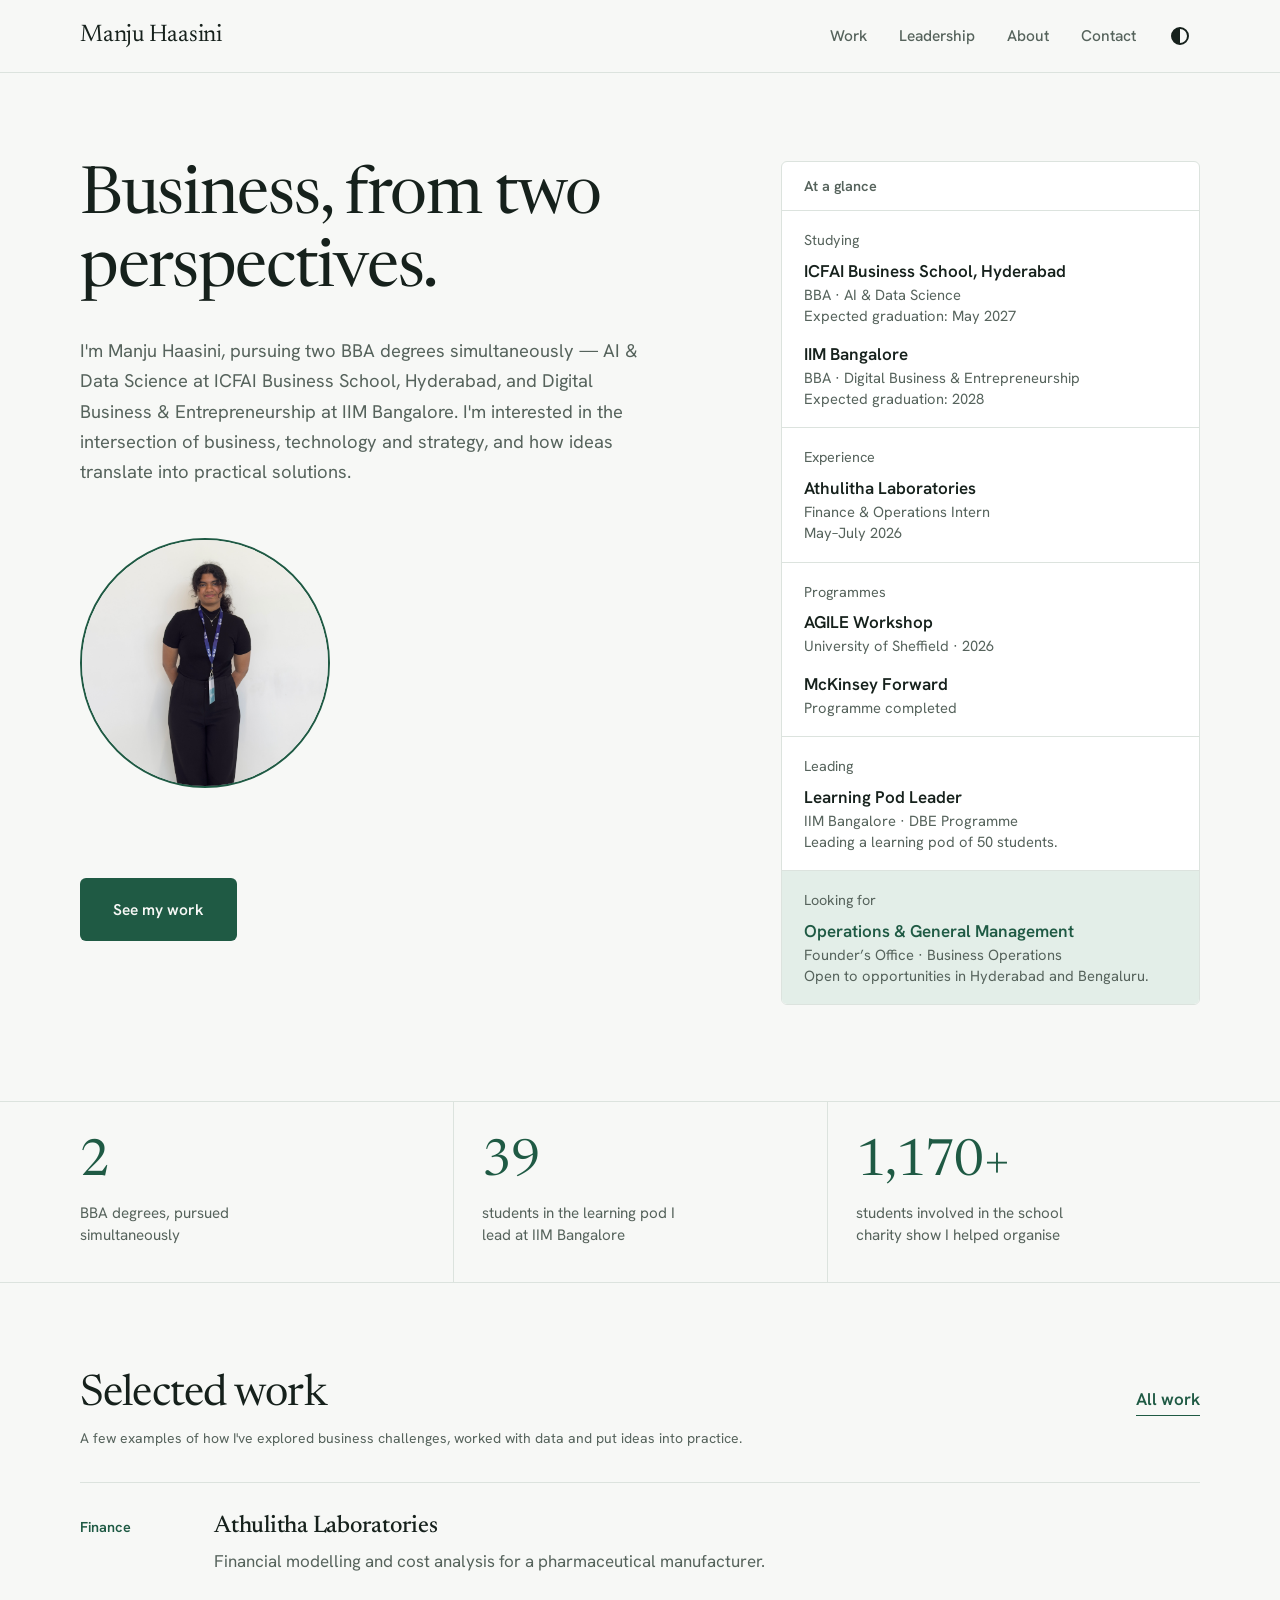
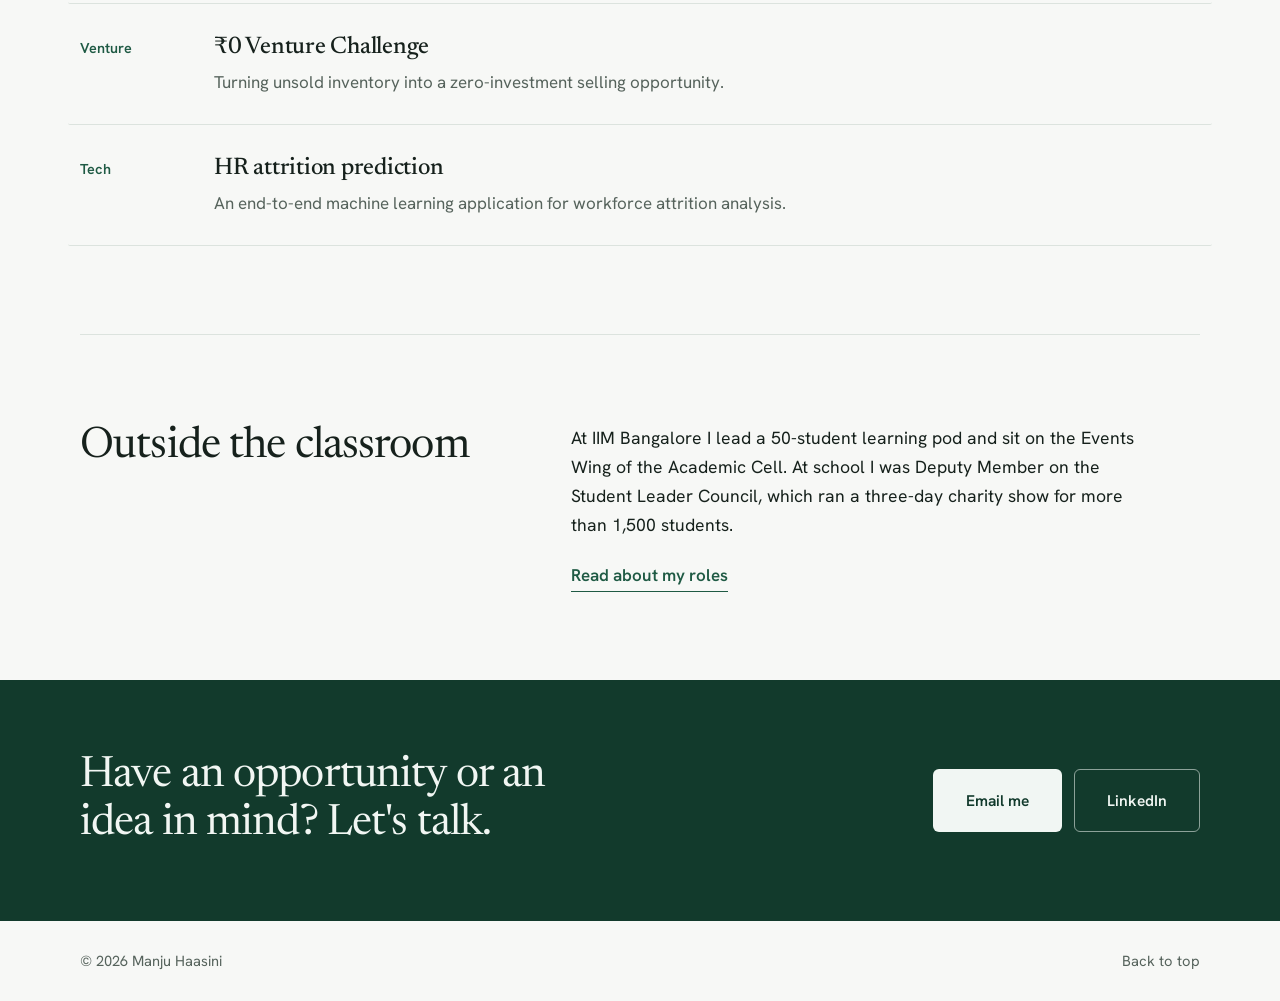
<file: PORTFOLIO/index.html>
<!DOCTYPE html>
<html lang="en">

<head>
    <meta charset="UTF-8">
    <meta name="viewport" content="width=device-width, initial-scale=1.0">
    <meta name="google-site-verification" content="3ju105Viejc3hTyAzmq79ZrkmORVGYWpkjecvSyyH-4" />
    <title>Manju Haasini | Business student looking for operations and general management roles</title>
    <meta name="description" content="Manju Haasini studies two business degrees at once (ICFAI Business School and IIM Bangalore) and is looking for operations and general management roles after graduating.">
    <meta name="author" content="Manju Haasini">
    <meta name="theme-color" content="#f7f8f6">

    <!-- Apply saved theme before paint to avoid a flash -->
    <script>
        try {
            var t = localStorage.getItem("theme");
            if (t) document.documentElement.setAttribute("data-theme", t);
        } catch (e) {}
    </script>

    <link rel="preconnect" href="https://fonts.googleapis.com">
    <link rel="preconnect" href="https://fonts.gstatic.com" crossorigin>
    <link href="https://fonts.googleapis.com/css2?family=Hanken+Grotesk:wght@400;500;600&family=Newsreader:ital,opsz,wght@0,6..72,400;0,6..72,500;1,6..72,400&display=swap" rel="stylesheet">

    <link rel="stylesheet" href="css/style.css">
    <script src="js/main.js" defer></script>
</head>

<body>

    <a href="#main" class="skip-link">Skip to content</a>

    <!-- HEADER -->
    <header class="site-header">
        <div class="wrap header-inner">

            <a href="index.html" class="logo">Manju Haasini</a>

            <nav class="site-nav" id="site-nav" aria-label="Main">
                <a href="work.html">Work</a>
                <a href="leadership.html">Leadership</a>
                <a href="about.html">About</a>
                <a href="contact.html">Contact</a>
            </nav>

            <div class="header-actions">
                <button class="theme-toggle" id="theme-toggle" type="button" aria-label="Switch to dark mode">
                    <span class="theme-icon" aria-hidden="true"></span>
                </button>

                <button class="menu-toggle" id="menu-toggle" type="button"
                    aria-label="Open menu" aria-expanded="false" aria-controls="site-nav">
                    <span></span><span></span>
                </button>
            </div>

        </div>
    </header>


    <main id="main">

        <!-- HERO -->
        <section class="hero wrap">

            <div class="hero-copy">

                <h1>Business, from
two perspectives.</h1>

                <p class="lede">
                    I'm Manju Haasini, pursuing two BBA degrees simultaneously — AI & Data Science at ICFAI Business School, Hyderabad, and Digital Business & Entrepreneurship at IIM Bangalore. I'm interested in the intersection of business, technology and strategy, and how ideas translate into practical solutions.
                </p>
<div class="hero-portrait">
    <img
        src="assets/images/haasini-portrait.jpeg"
        alt="Manju Haasini"
        class="portrait-image"
    >
</div>
                <div class="button-row">
                    <a href="work.html" class="btn btn-primary">See my work</a>
                </div>

            </div>


            <!-- TERM SHEET: the one memorable element on the page -->
            <aside class="termsheet" aria-label="At a glance">

                <h2 class="termsheet-title">At a glance</h2>

                <dl>
    <div class="ts-row">
        <dt>Studying</dt>
        <dd>
            <strong>ICFAI Business School, Hyderabad</strong>
            <span>BBA · AI &amp; Data Science</span>
            <span>Expected graduation: May 2027</span>
        </dd>
        <dd>
            <strong>IIM Bangalore</strong>
            <span>BBA · Digital Business &amp; Entrepreneurship</span>
            <span>Expected graduation: 2028</span>
        </dd>
    </div>

    <div class="ts-row">
        <dt>Experience</dt>
        <dd>
            <strong>Athulitha Laboratories</strong>
            <span>Finance &amp; Operations Intern</span>
            <span>May–July 2026</span>
        </dd>
    </div>

    <div class="ts-row">
        <dt>Programmes</dt>
        <dd>
            <strong>AGILE Workshop</strong>
            <span>University of Sheffield · 2026</span>
        </dd>
        <dd>
            <strong>McKinsey Forward</strong>
            <span>Programme completed</span>
        </dd>
    </div>

    <div class="ts-row">
        <dt>Leading</dt>
        <dd>
            <strong>Learning Pod Leader</strong>
            <span>IIM Bangalore · DBE Programme</span>
            <span>Leading a learning pod of 50 students.</span>
        </dd>
    </div>

    <div class="ts-row ts-open">
        <dt>Looking for</dt>
        <dd>
            <strong>Operations &amp; General Management</strong>
            <span>Founder’s Office · Business Operations</span>
            <span>Open to opportunities in Hyderabad and Bengaluru.</span>
        </dd>
    </div>
</dl>

            </aside>

        </section>


        <!-- NUMBERS -->
<section class="figures" aria-label="In numbers">
    <div class="wrap figures-grid">

        <div class="figure">
            <strong data-count="2">2</strong>
            <span>BBA degrees, pursued simultaneously</span>
        </div>

        <div class="figure">
            <strong data-count="50">50</strong>
            <span>students in the learning pod I lead at IIM Bangalore</span>
        </div>

        <div class="figure">
            <strong data-count="1500" data-suffix="+">1,500+</strong>
            <span>students involved in the school charity show I helped organise</span>
        </div>

    </div>
</section>


        <!-- SELECTED WORK -->
        <section class="section wrap" id="selected-work">

            <div class="section-head">
                <div>
                <h2>Selected work</h2>
                  
        <p class="section-subtitle">
            A few examples of how I've explored business challenges, worked with data and put ideas into practice.
        </p>
    </div>
                <a href="work.html" class="text-link">All work</a>
            </div>

            <ul class="work-list">

                <li>
                    <a href="work.html#athulitha" class="work-row">
                        <span class="work-kind">Finance</span>
                        <span class="work-body">
                            <strong>Athulitha Laboratories</strong>
                            <span>Financial modelling and cost analysis for a pharmaceutical manufacturer.</span>
                        </span>
                    </a>
                </li>

                <li>
                    <a href="work.html#grow-at-home-cup" class="work-row">
                        <span class="work-kind">Venture</span>
                        <span class="work-body">
                            <strong>₹0 Venture Challenge</strong>
                            <span>Turning unsold inventory into a zero-investment selling opportunity.</span>
                        </span>
                    </a>
                </li>

                <li>
                    <a href="work.html#hr-attrition" class="work-row">
                        <span class="work-kind">Tech</span>
                        <span class="work-body">
                            <strong>HR attrition prediction</strong>
                            <span>An end-to-end machine learning application for workforce attrition analysis.</span>
                        </span>
                    </a>
                </li>

            </ul>

        </section>


        <!-- LEADERSHIP -->
        <section class="section wrap split" id="leadership-note">

            <h2>Outside the classroom</h2>

            <div class="split-body">
                <p>
                    At IIM Bangalore I lead a 50-student learning pod and sit on the
                    Events Wing of the Academic Cell. At school I was Deputy Member
                    on the Student Leader Council, which ran a three-day
                    charity show for more than 1,500 students.
                </p>
                <a href="leadership.html" class="text-link">Read about my roles</a>
            </div>

        </section>


        <!-- CONTACT BAND -->
        <section class="contact-band">
            <div class="wrap contact-band-inner">

                <h2>Have an opportunity or an idea in mind? Let's talk.</h2>

                <div class="button-row">
                    <a href="mailto:manjuhaasini6689@gmail.com" class="btn btn-light">Email me</a>
                    <a href="https://www.linkedin.com/in/manjuhaasini" class="btn btn-outline-light"
                        target="_blank" rel="noopener noreferrer">LinkedIn</a>
                </div>

            </div>
        </section>

    </main>


    <!-- FOOTER -->
    <footer class="site-footer">
        <div class="wrap footer-inner">
            <p>© 2026 Manju Haasini</p>
            <a href="#main" class="back-to-top">Back to top</a>
        </div>
    </footer>

</body>
</html>
</file>
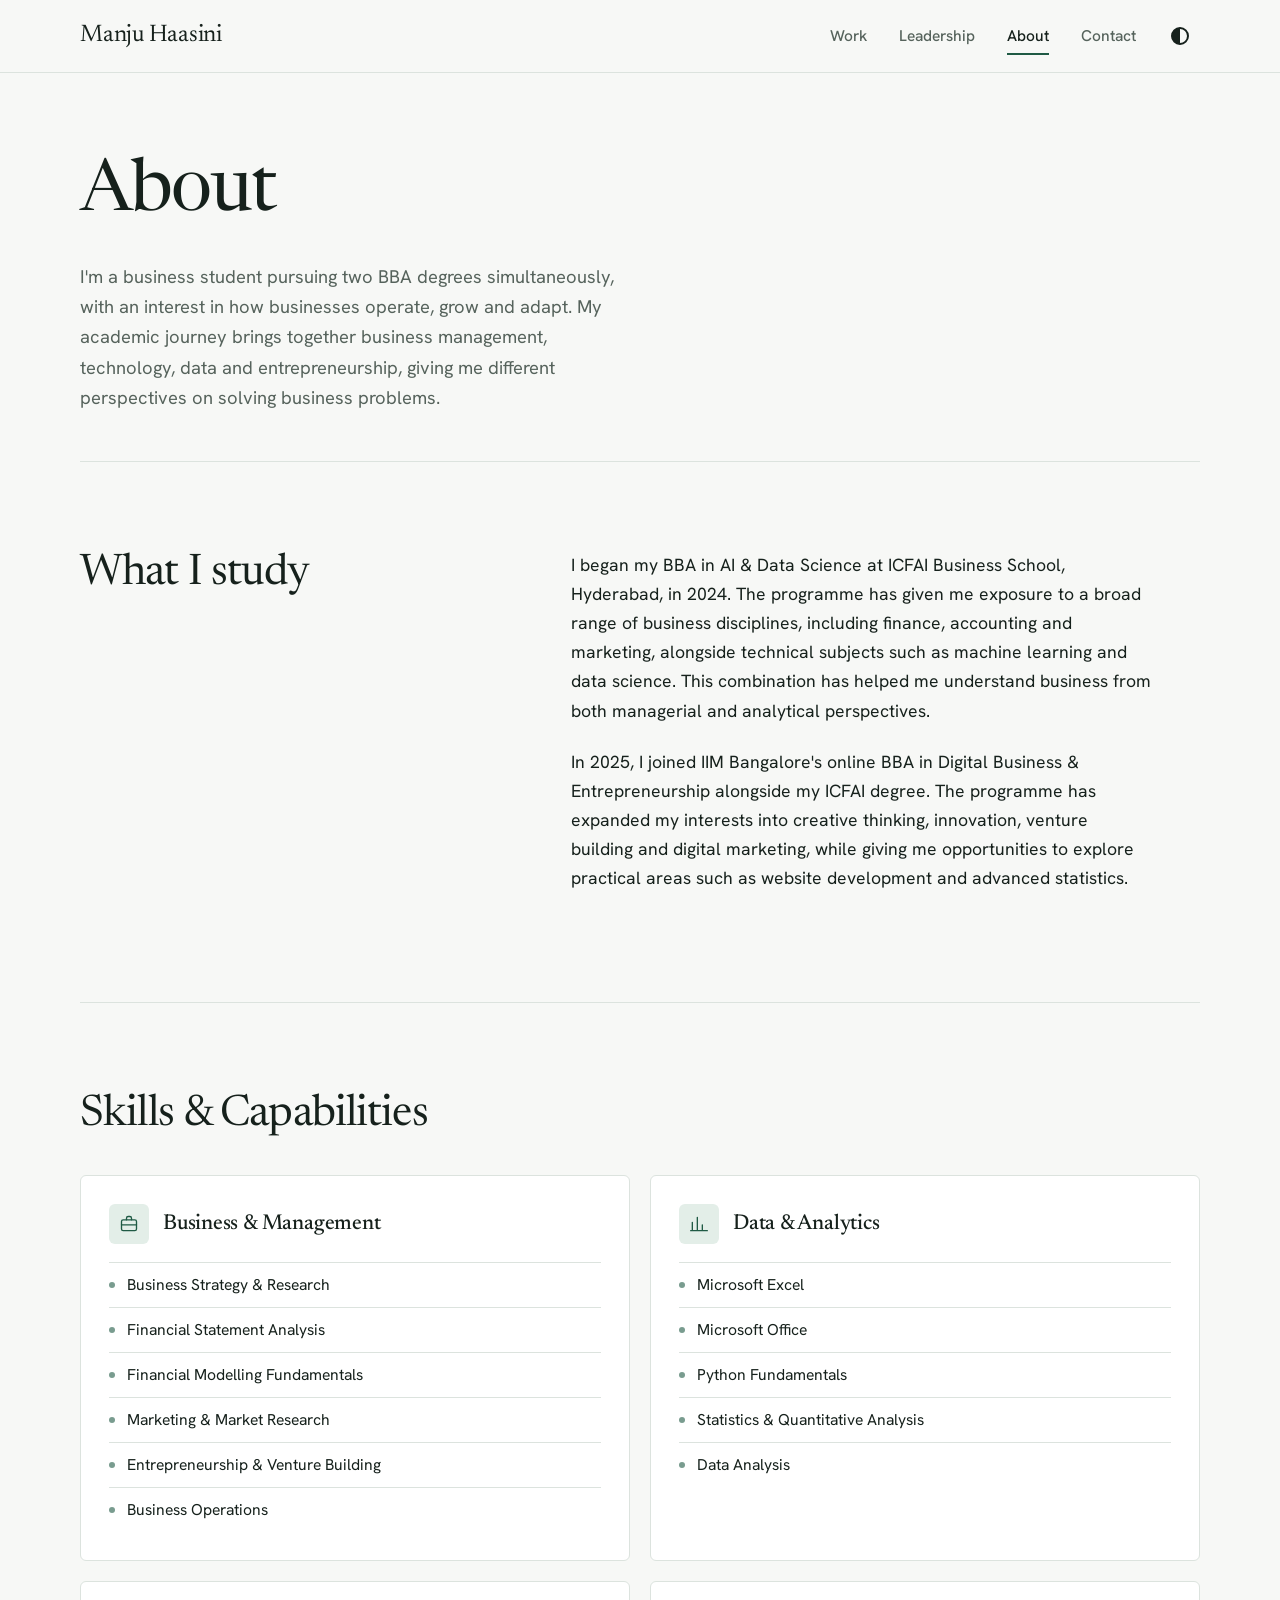
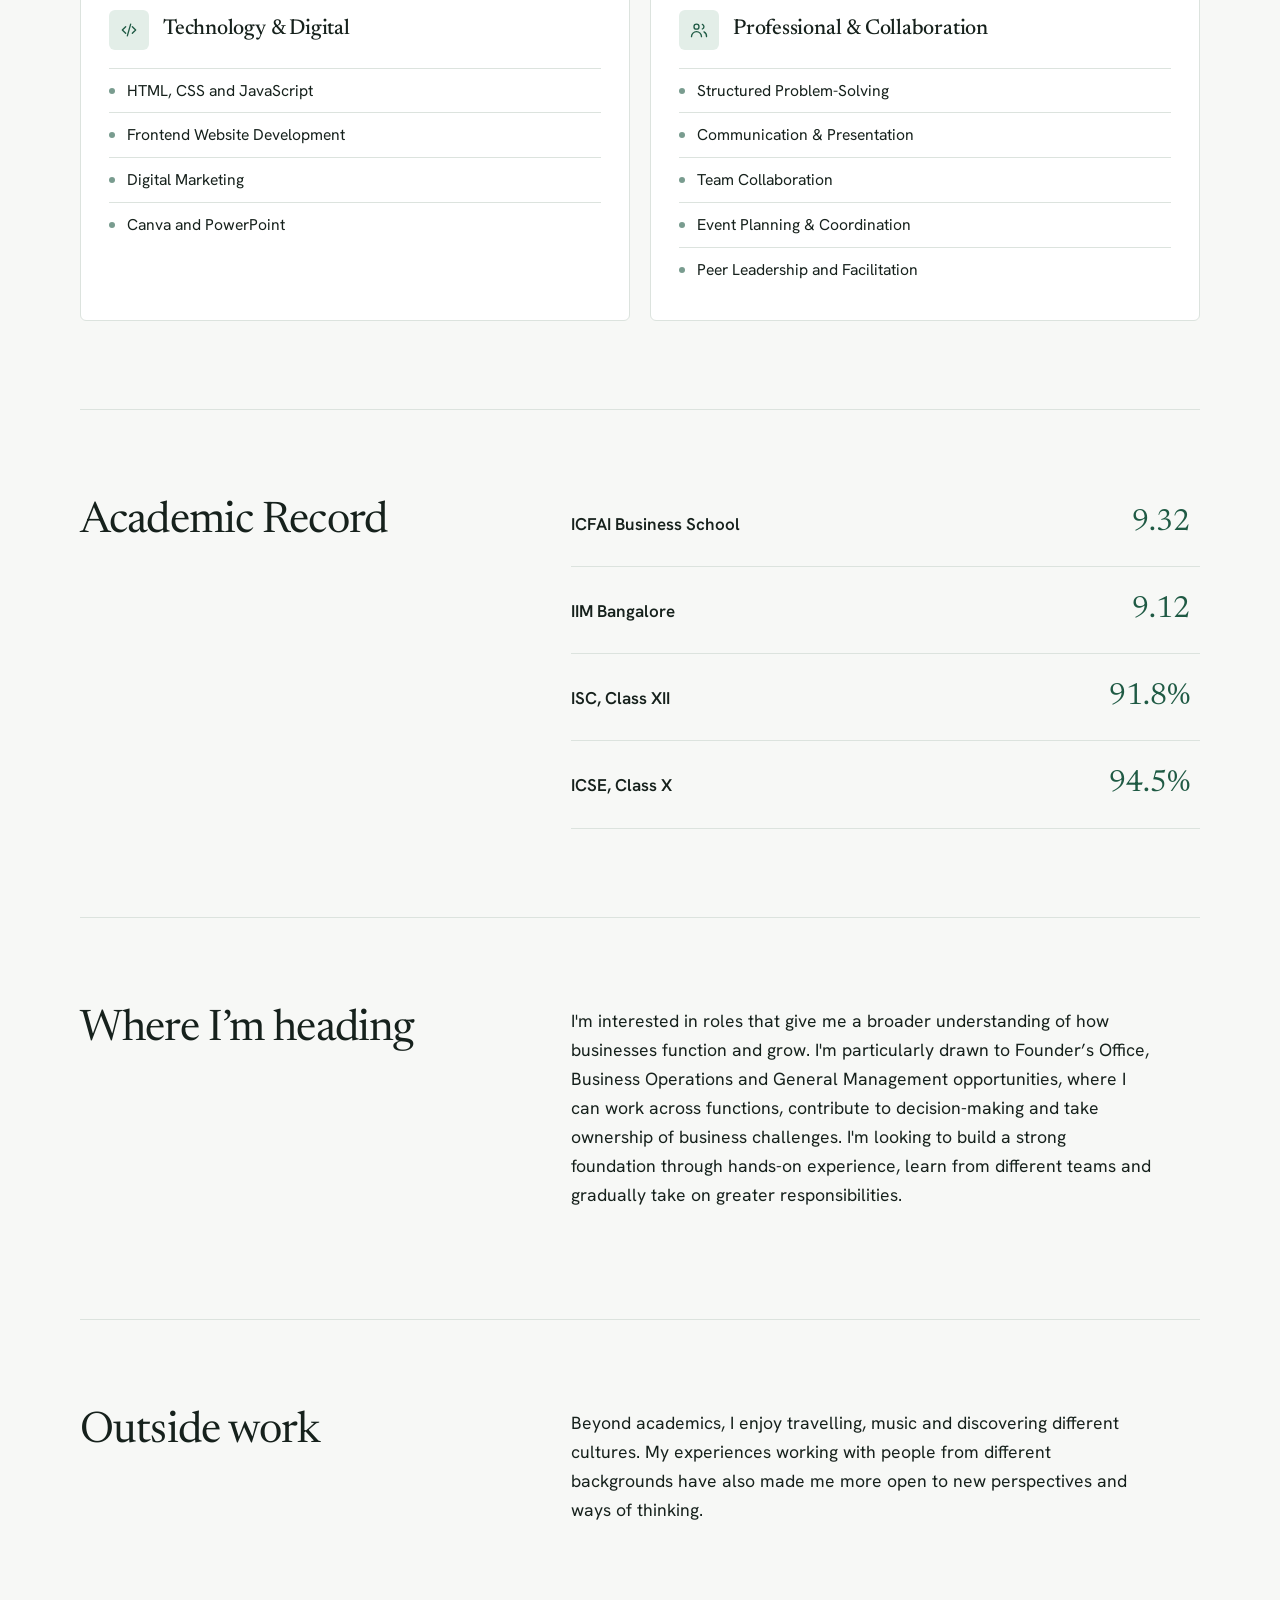
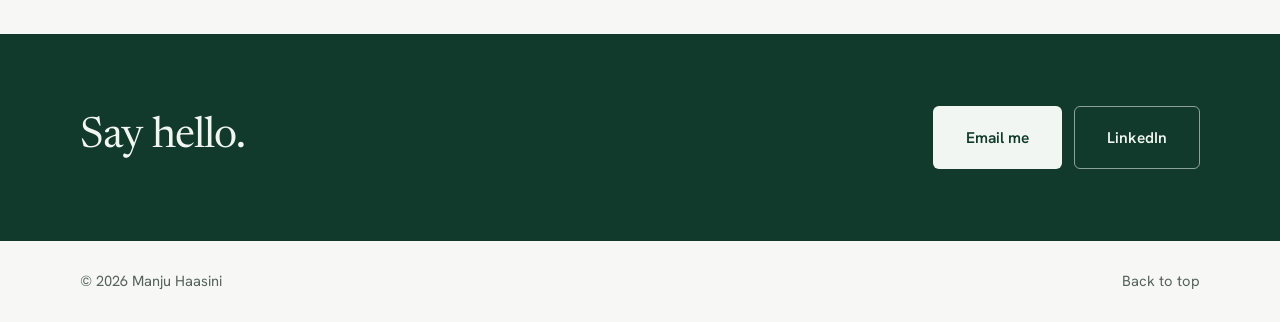
<file: PORTFOLIO/about.html>
<!DOCTYPE html>
<html lang="en">

<head>
    <meta charset="UTF-8">
    <meta name="viewport" content="width=device-width, initial-scale=1.0">

    <title>About | Manju Haasini</title>
    <meta name="description" content="Manju Haasini is a business student in Hyderabad studying at ICFAI Business School and IIM Bangalore, looking for operations and general management roles after graduating.">
    <meta name="author" content="Manju Haasini">
    <meta name="theme-color" content="#f7f8f6">

    <script>
        try {
            var t = localStorage.getItem("theme");
            if (t) document.documentElement.setAttribute("data-theme", t);
        } catch (e) {}
    </script>

    <link rel="preconnect" href="https://fonts.googleapis.com">
    <link rel="preconnect" href="https://fonts.gstatic.com" crossorigin>
    <link href="https://fonts.googleapis.com/css2?family=Hanken+Grotesk:wght@400;500;600&family=Newsreader:ital,opsz,wght@0,6..72,400;0,6..72,500;1,6..72,400&display=swap" rel="stylesheet">

    <link rel="stylesheet" href="css/style.css">
    <script src="js/main.js" defer></script>
</head>

<body>

    <a href="#main" class="skip-link">Skip to content</a>

    <!-- HEADER -->
    <header class="site-header">
        <div class="wrap header-inner">

            <a href="index.html" class="logo">Manju Haasini</a>

            <nav class="site-nav" id="site-nav" aria-label="Main">
                <a href="work.html">Work</a>
                <a href="leadership.html">Leadership</a>
                <a href="about.html">About</a>
                <a href="contact.html">Contact</a>
            </nav>

            <div class="header-actions">
                <button class="theme-toggle" id="theme-toggle" type="button" aria-label="Switch to dark mode">
                    <span class="theme-icon" aria-hidden="true"></span>
                </button>

                <button class="menu-toggle" id="menu-toggle" type="button"
                    aria-label="Open menu" aria-expanded="false" aria-controls="site-nav">
                    <span></span><span></span>
                </button>
            </div>

        </div>
    </header>


    <main id="main">

        <!-- PAGE HEAD -->
        <section class="page-head wrap">
            <h1>About</h1>
            <p class="lede">
                I'm a business student pursuing two BBA degrees simultaneously, with an interest in how businesses operate, grow and adapt. My academic journey brings together business management, technology, data and entrepreneurship, giving me different perspectives on solving business problems.
            </p>
        </section>


        <!-- WHAT I STUDY -->
        <section class="section wrap split" id="study">

            <h2>What I study</h2>

            <div class="split-body">
                <p>
                    I began my BBA in AI & Data Science at ICFAI Business School, Hyderabad, in 2024. The programme has given me exposure to a broad range of business disciplines, including finance, accounting and marketing, alongside technical subjects such as machine learning and data science. This combination has helped me understand business from both managerial and analytical perspectives.
                </p>
                <p>
                    In 2025, I joined IIM Bangalore's online BBA in Digital Business & Entrepreneurship alongside my ICFAI degree. The programme has expanded my interests into creative thinking, innovation, venture building and digital marketing, while giving me opportunities to explore practical areas such as website development and advanced statistics.
                </p>
                <!-- ADD: one sentence on why you chose to do both at once -->
            </div>

        </section>


    <!-- SKILLS & CAPABILITIES -->
<section class="section wrap skills" id="skills">

    <h2>Skills &amp; Capabilities</h2>

    <div class="skills-grid">

        <article class="skill-card">
            <div class="skill-head">
                <span class="skill-icon" aria-hidden="true"><svg viewBox="0 0 24 24" fill="none" stroke="currentColor" stroke-width="1.6" stroke-linecap="round" stroke-linejoin="round"><rect x="3" y="7" width="18" height="13" rx="2"/><path d="M9 7V5a2 2 0 0 1 2-2h2a2 2 0 0 1 2 2v2M3 13h18"/></svg></span>
                <h3>Business &amp; Management</h3>
            </div>
            <ul>
                <li>Business Strategy &amp; Research</li>
                <li>Financial Statement Analysis</li>
                <li>Financial Modelling Fundamentals</li>
                <li>Marketing &amp; Market Research</li>
                <li>Entrepreneurship &amp; Venture Building</li>
                <li>Business Operations</li>
            </ul>
        </article>

        <article class="skill-card">
            <div class="skill-head">
                <span class="skill-icon" aria-hidden="true"><svg viewBox="0 0 24 24" fill="none" stroke="currentColor" stroke-width="1.6" stroke-linecap="round" stroke-linejoin="round"><path d="M4 20V10M10 20V4M16 20v-7M22 20H2"/></svg></span>
                <h3>Data &amp; Analytics</h3>
            </div>
            <ul>
                <li>Microsoft Excel</li>
                <li>Microsoft Office</li>
                <li>Python Fundamentals</li>
                <li>Statistics &amp; Quantitative Analysis</li>
                <li>Data Analysis</li>
            </ul>
        </article>

        <article class="skill-card">
            <div class="skill-head">
                <span class="skill-icon" aria-hidden="true"><svg viewBox="0 0 24 24" fill="none" stroke="currentColor" stroke-width="1.6" stroke-linecap="round" stroke-linejoin="round"><path d="m8 8-4 4 4 4M16 8l4 4-4 4M14 5l-4 14"/></svg></span>
                <h3>Technology &amp; Digital</h3>
            </div>
            <ul>
                <li>HTML, CSS and JavaScript</li>
                <li>Frontend Website Development</li>
                <li>Digital Marketing</li>
                <li>Canva and PowerPoint</li>
            </ul>
        </article>

        <article class="skill-card">
            <div class="skill-head">
                <span class="skill-icon" aria-hidden="true"><svg viewBox="0 0 24 24" fill="none" stroke="currentColor" stroke-width="1.6" stroke-linecap="round" stroke-linejoin="round"><circle cx="9" cy="8" r="3"/><path d="M3 20a6 6 0 0 1 12 0M16 5.2a3 3 0 0 1 0 5.6M18 14.2a6 6 0 0 1 3 5.8"/></svg></span>
                <h3>Professional &amp; Collaboration</h3>
            </div>
            <ul>
                <li>Structured Problem-Solving</li>
                <li>Communication &amp; Presentation</li>
                <li>Team Collaboration</li>
                <li>Event Planning &amp; Coordination</li>
                <li>Peer Leadership and Facilitation</li>
            </ul>
        </article>

    </div>

</section>
             
<!-- ACADEMIC RECORD -->
<section class="section wrap split" id="academic-record">

    <h2>Academic Record</h2>

    <div class="split-body">
        <dl class="record">

            <div>
                <dt>ICFAI Business School</dt>
                <dd><strong>9.32</strong></dd>
            </div>

            <div>
                <dt>IIM Bangalore</dt>
                <dd><strong>9.12</strong></dd>
            </div>

            <div>
                <dt>ISC, Class XII</dt>
                <dd><strong>91.8%</strong></dd>
            </div>

            <div>
                <dt>ICSE, Class X</dt>
                <dd><strong>94.5%</strong></dd>
            </div>

        </dl>
    </div>

</section>


        <!-- DIRECTION -->
        <section class="section wrap split" id="direction">

            <h2>Where I’m heading</h2>

            <div class="split-body">
                <p>
                    I'm interested in roles that give me a broader understanding of how businesses function and grow. I'm particularly drawn to Founder’s Office, Business Operations and General Management opportunities, where I can work across functions, contribute to decision-making and take ownership of business challenges.

I'm looking to build a strong foundation through hands-on experience, learn from different teams and gradually take on greater responsibilities.
                </p>
                
    
            </div>

        </section>


        <!-- OUTSIDE WORK -->
        <section class="section wrap split" id="outside">

            <h2>Outside work</h2>

            <div class="split-body">
                <p>
                    Beyond academics, I enjoy travelling, music and discovering different cultures. My experiences working with people from different backgrounds have also made me more open to new perspectives and ways of thinking.
                </p>
                <!-- ADD: something specific, like a place you went, an instrument, or a playlist habit -->
            </div>

        </section>


        <!-- CONTACT BAND -->
        <section class="contact-band">
            <div class="wrap contact-band-inner">

                <h2>Say hello.</h2>

                <div class="button-row">
                    <a href="mailto:manjuhaasini6689@gmail.com" class="btn btn-light">Email me</a>
                    <a href="https://www.linkedin.com/in/manjuhaasini" class="btn btn-outline-light"
                        target="_blank" rel="noopener noreferrer">LinkedIn</a>
                </div>

            </div>
        </section>

    </main>


    <!-- FOOTER -->
    <footer class="site-footer">
        <div class="wrap footer-inner">
            <p>© 2026 Manju Haasini</p>
            <a href="#main" class="back-to-top">Back to top</a>
        </div>
    </footer>

</body>
</html>
</file>
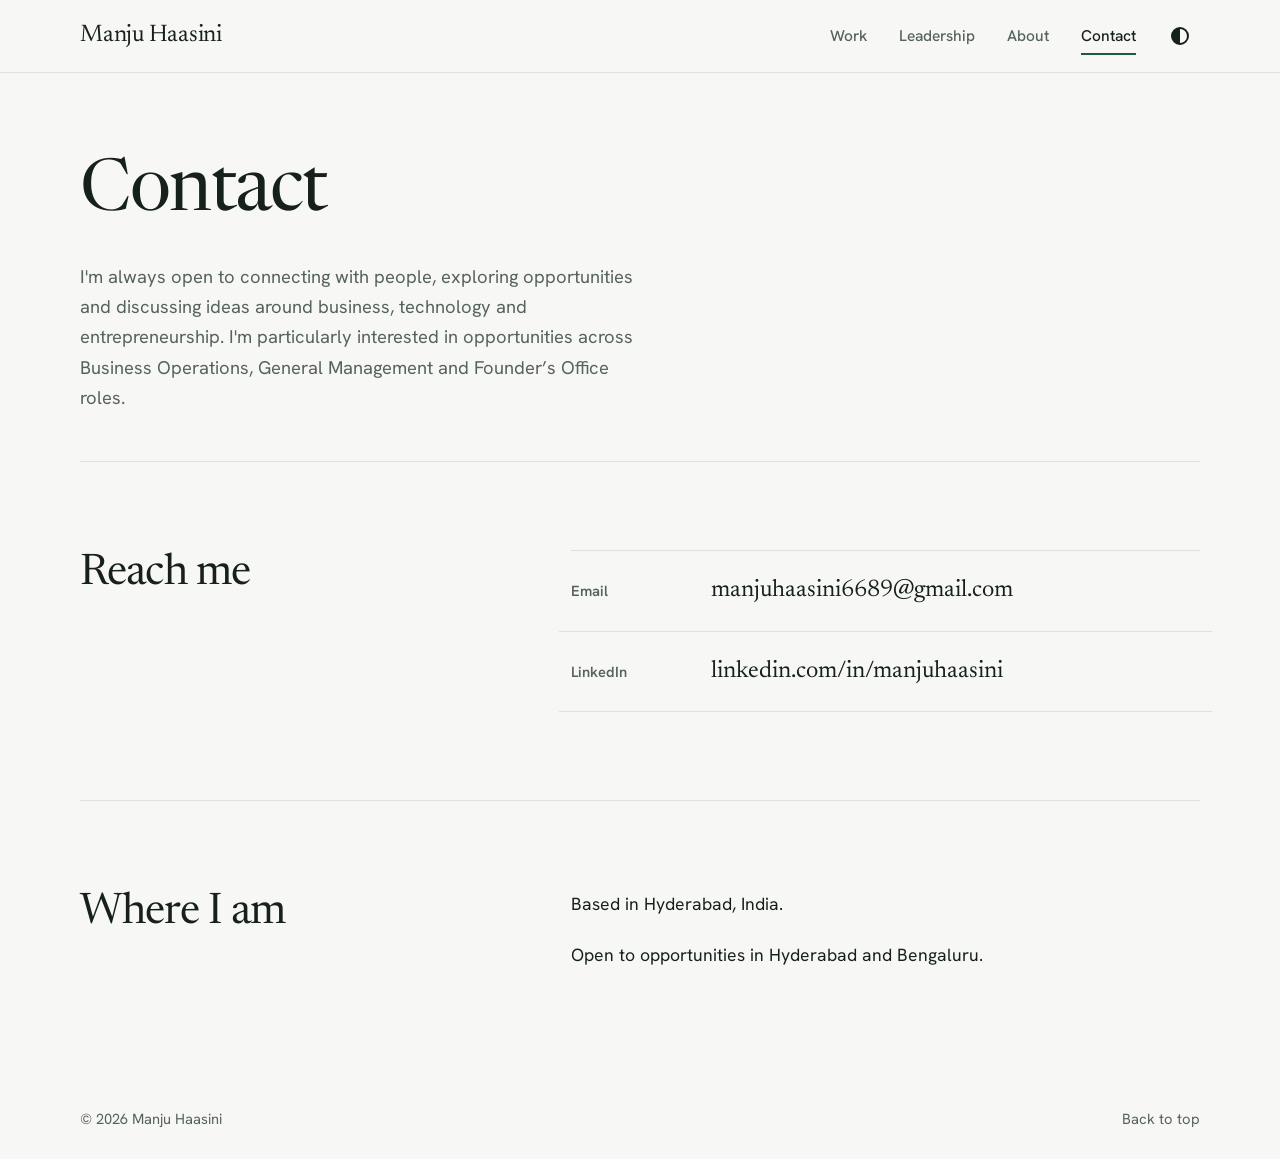
<file: PORTFOLIO/contact.html>
<!DOCTYPE html>
<html lang="en">

<head>
    <meta charset="UTF-8">
    <meta name="viewport" content="width=device-width, initial-scale=1.0">

    <title>Contact | Manju Haasini</title>
    <meta name="description" content="Email Manju Haasini, find her on LinkedIn.">
    <meta name="author" content="Manju Haasini">
    <meta name="theme-color" content="#f7f8f6">

    <script>
        try {
            var t = localStorage.getItem("theme");
            if (t) document.documentElement.setAttribute("data-theme", t);
        } catch (e) {}
    </script>

    <link rel="preconnect" href="https://fonts.googleapis.com">
    <link rel="preconnect" href="https://fonts.gstatic.com" crossorigin>
    <link href="https://fonts.googleapis.com/css2?family=Hanken+Grotesk:wght@400;500;600&family=Newsreader:ital,opsz,wght@0,6..72,400;0,6..72,500;1,6..72,400&display=swap" rel="stylesheet">

    <link rel="stylesheet" href="css/style.css">
    <script src="js/main.js" defer></script>
</head>

<body>

    <a href="#main" class="skip-link">Skip to content</a>

    <!-- HEADER -->
    <header class="site-header">
        <div class="wrap header-inner">

            <a href="index.html" class="logo">Manju Haasini</a>

            <nav class="site-nav" id="site-nav" aria-label="Main">
                <a href="work.html">Work</a>
                <a href="leadership.html">Leadership</a>
                <a href="about.html">About</a>
                <a href="contact.html">Contact</a>
            </nav>

            <div class="header-actions">
                <button class="theme-toggle" id="theme-toggle" type="button" aria-label="Switch to dark mode">
                    <span class="theme-icon" aria-hidden="true"></span>
                </button>

                <button class="menu-toggle" id="menu-toggle" type="button"
                    aria-label="Open menu" aria-expanded="false" aria-controls="site-nav">
                    <span></span><span></span>
                </button>
            </div>

        </div>
    </header>


    <main id="main">

        <!-- PAGE HEAD -->
        <section class="page-head wrap">
            <h1>Contact</h1>
            <p class="lede">
                I'm always open to connecting with people, exploring opportunities and discussing ideas around business, technology and entrepreneurship. I'm particularly interested in opportunities across Business Operations, General Management and Founder’s Office roles.
            </p>
        </section>


        <!-- WAYS TO REACH ME -->
        <section class="section wrap split" id="reach">

            <h2>Reach me</h2>

            <div class="contact-list">

                <a href="mailto:manjuhaasini6689@gmail.com" class="contact-row">
                    <span class="contact-label">Email</span>
                    <span class="contact-value">manjuhaasini6689@gmail.com</span>
                </a>

                <a href="https://www.linkedin.com/in/manjuhaasini" class="contact-row"
                    target="_blank" rel="noopener noreferrer">
                    <span class="contact-label">LinkedIn</span>
                    <span class="contact-value">linkedin.com/in/manjuhaasini</span>
                </a>

            </div>

        </section>


        <!-- BASED -->
        <section class="section wrap split" id="based">

            <h2>Where I am</h2>

            <div class="split-body">
                <p>
                    Based in Hyderabad, India.
                </p>
                <p>
                    Open to opportunities in Hyderabad and Bengaluru.
                </p>
            </div>

        </section>

    </main>


    <!-- FOOTER -->
    <footer class="site-footer">
        <div class="wrap footer-inner">
            <p>© 2026 Manju Haasini</p>
            <a href="#main" class="back-to-top">Back to top</a>
        </div>
    </footer>

</body>
</html>
</file>
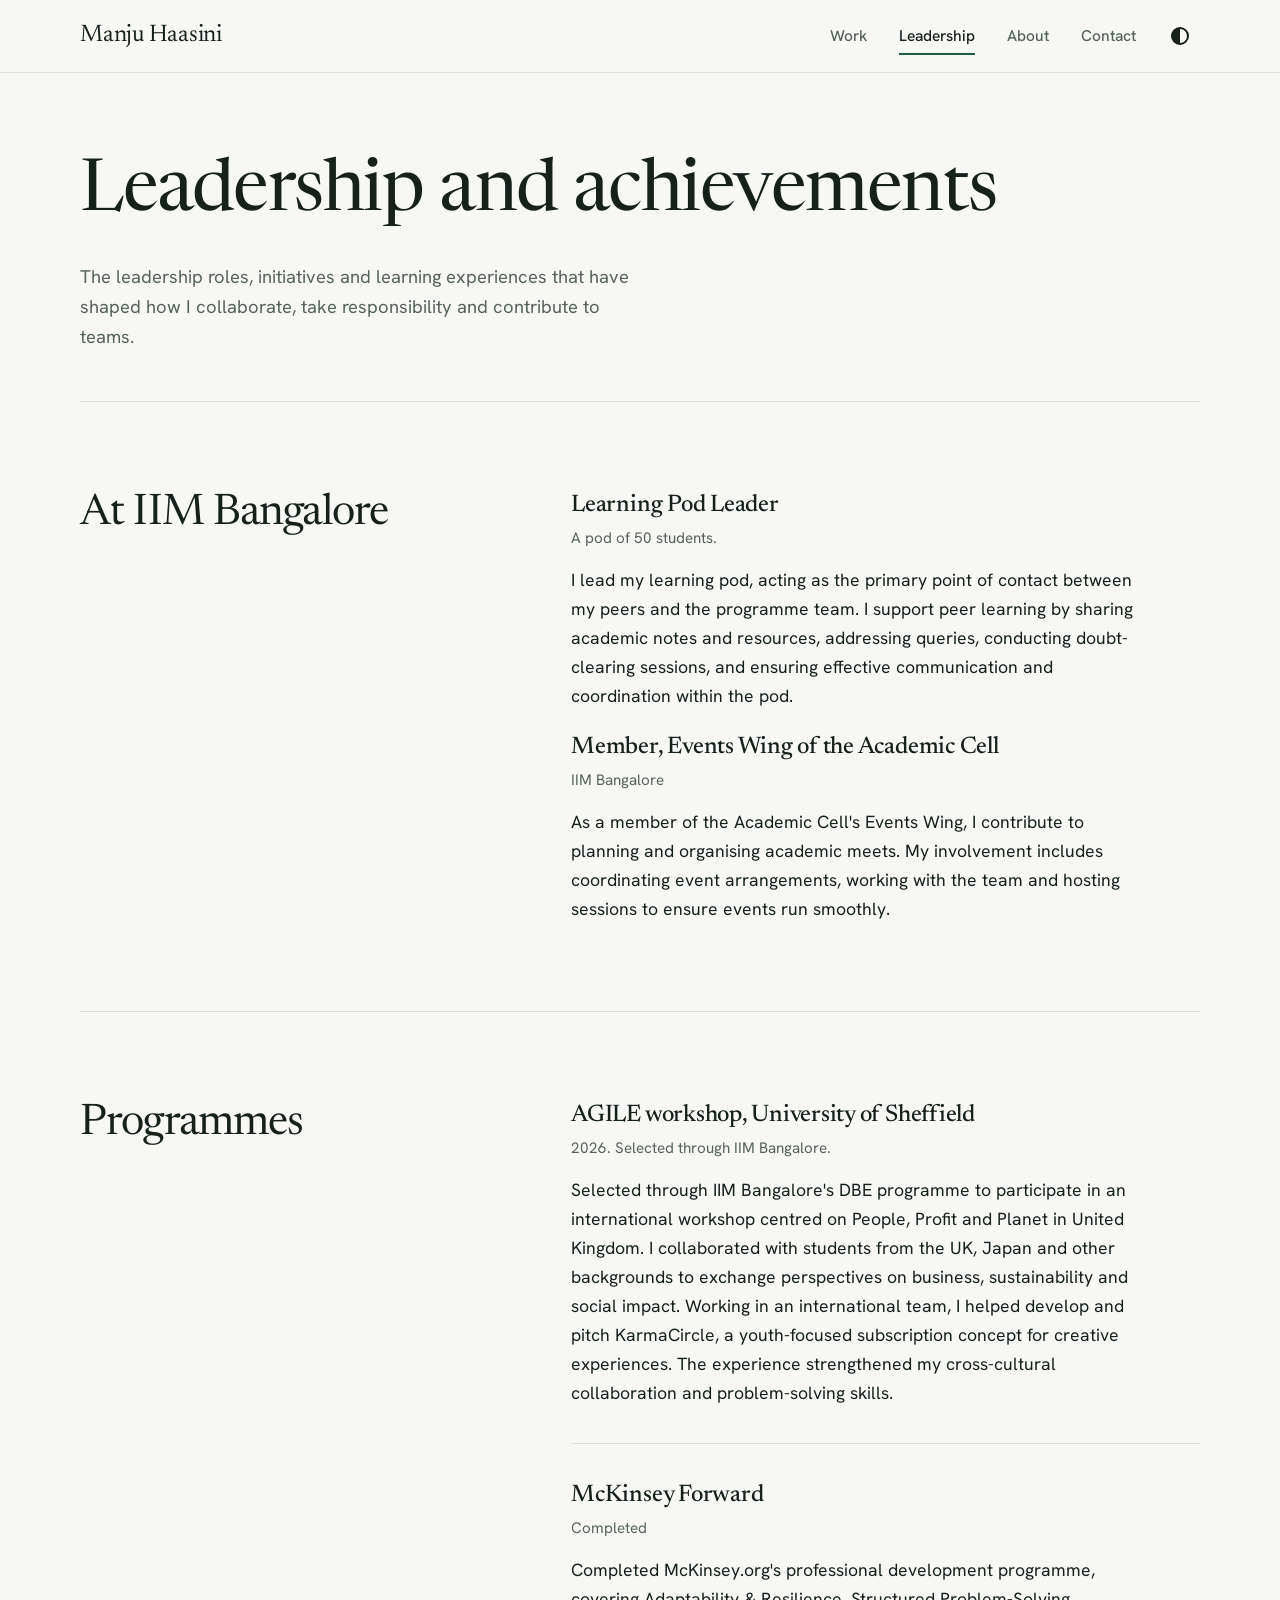
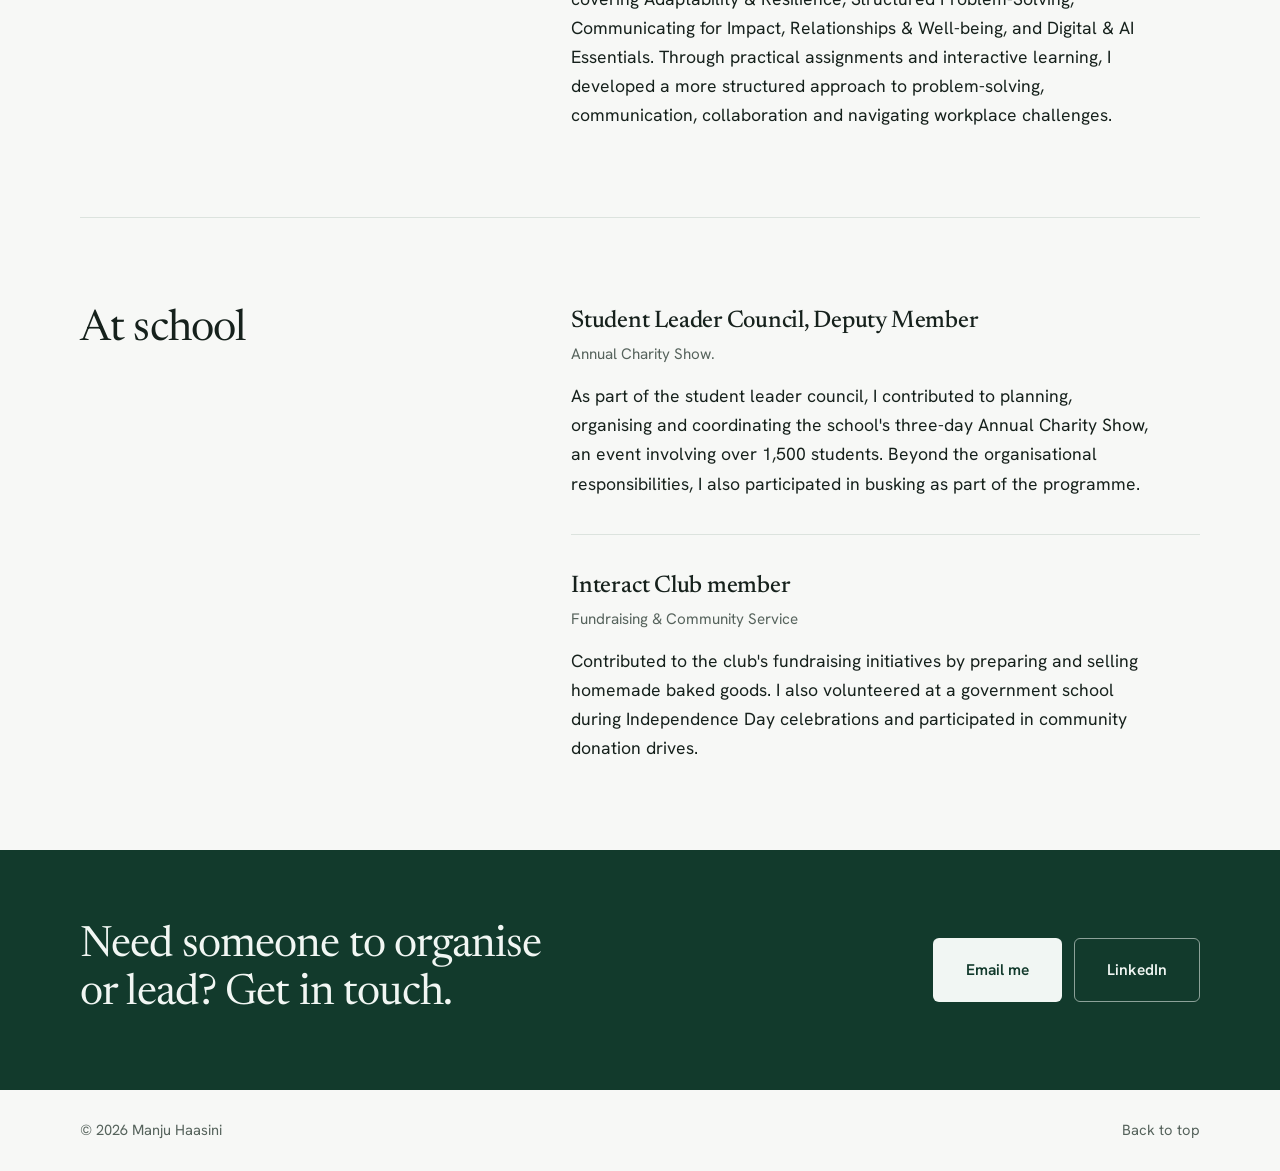
<file: PORTFOLIO/leadership.html>
<!DOCTYPE html>
<html lang="en">

<head>
    <meta charset="UTF-8">
    <meta name="viewport" content="width=device-width, initial-scale=1.0">

    <title>Leadership and achievements | Manju Haasini</title>
    <meta name="description" content="Roles at IIM Bangalore and school, the McKinsey Forward programme, the AGILE workshop at the University of Sheffield, and academic results.">
    <meta name="author" content="Manju Haasini">
    <meta name="theme-color" content="#f7f8f6">

    <script>
        try {
            var t = localStorage.getItem("theme");
            if (t) document.documentElement.setAttribute("data-theme", t);
        } catch (e) {}
    </script>

    <link rel="preconnect" href="https://fonts.googleapis.com">
    <link rel="preconnect" href="https://fonts.gstatic.com" crossorigin>
    <link href="https://fonts.googleapis.com/css2?family=Hanken+Grotesk:wght@400;500;600&family=Newsreader:ital,opsz,wght@0,6..72,400;0,6..72,500;1,6..72,400&display=swap" rel="stylesheet">

    <link rel="stylesheet" href="css/style.css">
    <script src="js/main.js" defer></script>
</head>

<body>

    <a href="#main" class="skip-link">Skip to content</a>

    <!-- HEADER -->
    <header class="site-header">
        <div class="wrap header-inner">

            <a href="index.html" class="logo">Manju Haasini</a>

            <nav class="site-nav" id="site-nav" aria-label="Main">
                <a href="work.html">Work</a>
                <a href="leadership.html">Leadership</a>
                <a href="about.html">About</a>
                <a href="contact.html">Contact</a>
            </nav>

            <div class="header-actions">
                <button class="theme-toggle" id="theme-toggle" type="button" aria-label="Switch to dark mode">
                    <span class="theme-icon" aria-hidden="true"></span>
                </button>

                <button class="menu-toggle" id="menu-toggle" type="button"
                    aria-label="Open menu" aria-expanded="false" aria-controls="site-nav">
                    <span></span><span></span>
                </button>
            </div>

        </div>
    </header>


    <main id="main">

        <!-- PAGE HEAD -->
        <section class="page-head wrap">
            <h1>Leadership and achievements</h1>
            <p class="lede">
            The leadership roles, initiatives and learning experiences that have shaped how I collaborate, take responsibility and contribute to teams.
            </p>
        </section>


        <!-- IIM BANGALORE -->
        <section class="section wrap split" id="iimb">

            <h2>At IIM Bangalore</h2>

            <div class="split-body">

                <article class="role">
                    <h3>Learning Pod Leader</h3>
                    <p class="role-meta"> A pod of 50 students.</p>
                    <p>
                        I lead my learning pod, acting as the primary point of contact between my peers and the programme team. I support peer learning by sharing academic notes and resources, addressing queries, conducting doubt-clearing sessions, and ensuring effective communication and coordination within the pod.
                    </p>
                <article class="role">
                    <h3>Member, Events Wing of the Academic Cell</h3>
                    <p class="role-meta">IIM Bangalore</p>
                    <p>
                        As a member of the Academic Cell's Events Wing, I contribute to planning and organising academic meets. My involvement includes coordinating event arrangements, working with the team and hosting sessions to ensure events run smoothly.
                    </p>
                    <!-- ADD: how many meets/events, and one you're proud of -->
                </article>

            </div>

        </section>


        <!-- PROGRAMMES -->
        <section class="section wrap split" id="programmes">

            <h2>Programmes</h2>

            <div class="split-body">

               <article class="role">
                    <h3>AGILE workshop, University of Sheffield</h3>
                    <p class="role-meta">2026. Selected through IIM Bangalore.</p>
                    <p>
                        Selected through IIM Bangalore's DBE programme to participate in an international workshop centred on People, Profit and Planet in United Kingdom. I collaborated with students from the UK, Japan and other backgrounds to exchange perspectives on business, sustainability and social impact. Working in an international team, I helped develop and pitch KarmaCircle, a youth-focused subscription concept for creative experiences. The experience strengthened my cross-cultural collaboration and problem-solving skills.
                    </p>
                    <!-- ADD: your team's project or the main takeaway from the workshop -->
                </article>
                 <article class="role">
                    <h3>McKinsey Forward</h3>
                    <p class="role-meta">Completed</p>
                    <p>
                        Completed McKinsey.org's professional development programme, covering Adaptability & Resilience, Structured Problem-Solving, Communicating for Impact, Relationships & Well-being, and Digital & AI Essentials. Through practical assignments and interactive learning, I developed a more structured approach to problem-solving, communication, collaboration and navigating workplace challenges.
                    <!-- ADD: year completed, and the one skill or framework you use most from it -->
                </article>

                

            </div>

        </section>


        <!-- SCHOOL -->
        <section class="section wrap split" id="school">

            <h2>At school</h2>

            <div class="split-body">

                <article class="role">
                    <h3>Student Leader Council,  Deputy Member </h3>
                    <p class="role-meta">Annual Charity Show.</p>
                    <p>
                        As part of the student leader council, I contributed to planning, organising and coordinating the school's three-day Annual Charity Show, an event involving over 1,500 students. Beyond the organisational responsibilities, I also participated in busking as part of the programme.
                    </p>
                    <!-- ADD: how much the show raised, or what you handled in finance -->
                </article>

                <article class="role">
                    <h3>Interact Club member</h3>
                    <p class="role-meta">Fundraising & Community Service</p>
                    <p>
                        Contributed to the club's fundraising initiatives by preparing and selling homemade baked goods. I also volunteered at a government school during Independence Day celebrations and participated in community donation drives.
                    </p>
                </article>

            </div>

        </section>


        <!-- CONTACT BAND -->
        <section class="contact-band">
            <div class="wrap contact-band-inner">

                <h2>Need someone to organise or lead? Get in touch.</h2>

                <div class="button-row">
                    <a href="mailto:manjuhaasini6689@gmail.com" class="btn btn-light">Email me</a>
                    <a href="https://www.linkedin.com/in/manjuhaasini" class="btn btn-outline-light"
                        target="_blank" rel="noopener noreferrer">LinkedIn</a>
                </div>

            </div>
        </section>

    </main>


    <!-- FOOTER -->
    <footer class="site-footer">
        <div class="wrap footer-inner">
            <p>© 2026 Manju Haasini</p>
            <a href="#main" class="back-to-top">Back to top</a>
        </div>
    </footer>

</body>
</html>
</file>
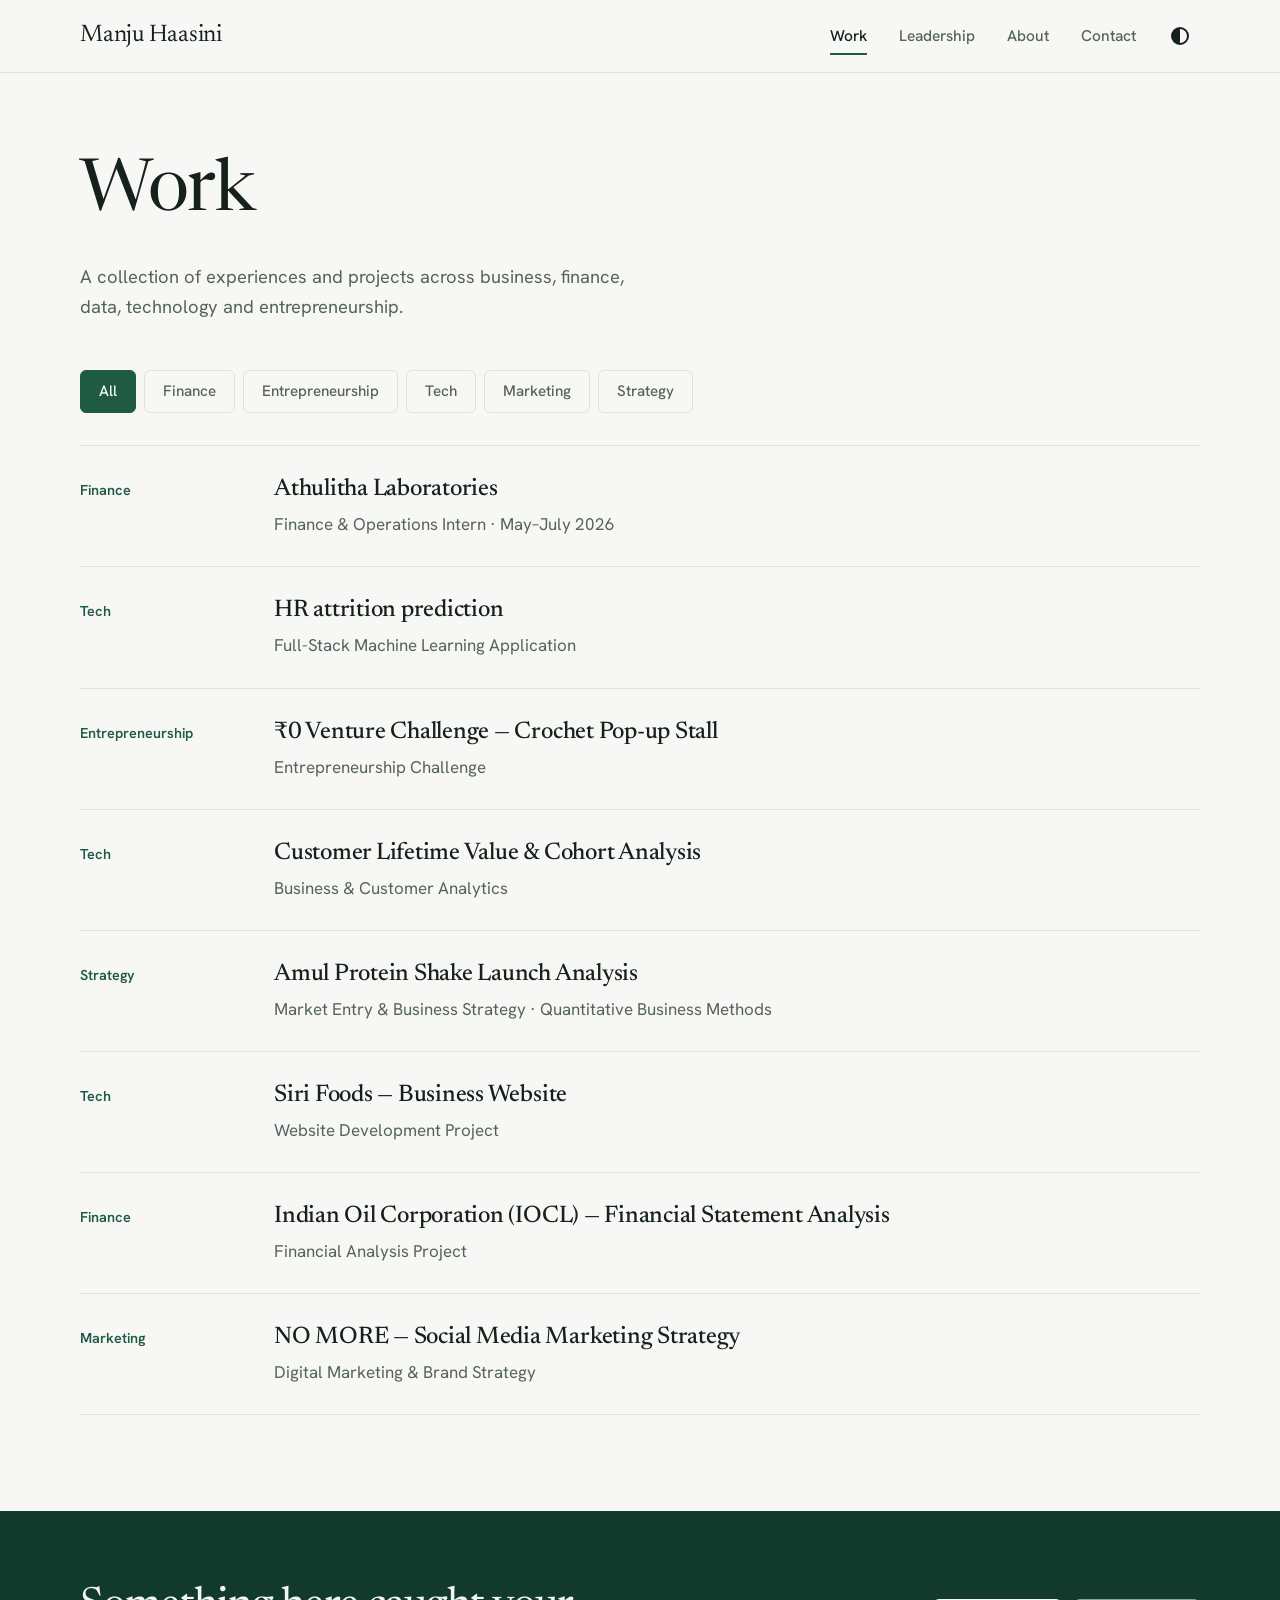
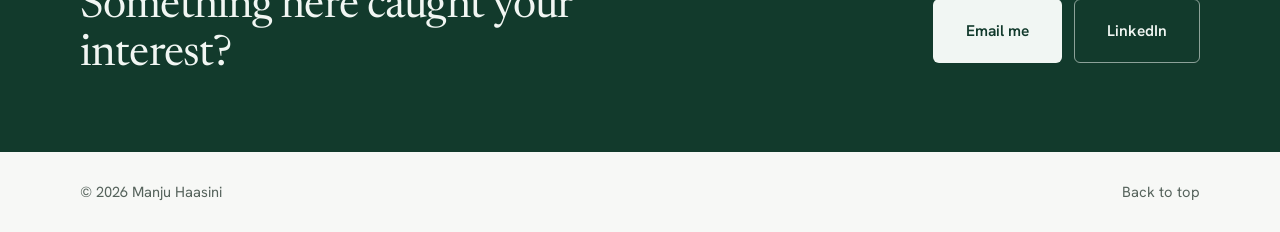
<file: PORTFOLIO/work.html>
<!DOCTYPE html>
<html lang="en">

<head>
    <meta charset="UTF-8">
    <meta name="viewport" content="width=device-width, initial-scale=1.0">

    <title>Work | Manju Haasini</title>
    <meta name="description" content="Explore Manju Haasini's work across finance, business operations, entrepreneurship, machine learning, data analytics, marketing and website development.">
    <meta name="author" content="Manju Haasini">
    <meta name="theme-color" content="#f7f8f6">

    <script>
        try {
            var t = localStorage.getItem("theme");
            if (t) document.documentElement.setAttribute("data-theme", t);
        } catch (e) {}
    </script>

    <link rel="preconnect" href="https://fonts.googleapis.com">
    <link rel="preconnect" href="https://fonts.gstatic.com" crossorigin>
    <link href="https://fonts.googleapis.com/css2?family=Hanken+Grotesk:wght@400;500;600&family=Newsreader:ital,opsz,wght@0,6..72,400;0,6..72,500;1,6..72,400&display=swap" rel="stylesheet">

    <link rel="stylesheet" href="css/style.css">
    <script src="js/main.js" defer></script>
</head>

<body>

    <a href="#main" class="skip-link">Skip to content</a>

    <!-- HEADER -->
    <header class="site-header">
        <div class="wrap header-inner">

            <a href="index.html" class="logo">Manju Haasini</a>

            <nav class="site-nav" id="site-nav" aria-label="Main">
                <a href="work.html">Work</a>
                <a href="leadership.html">Leadership</a>
                <a href="about.html">About</a>
                <a href="contact.html">Contact</a>
            </nav>

            <div class="header-actions">
                <button class="theme-toggle" id="theme-toggle" type="button" aria-label="Switch to dark mode">
                    <span class="theme-icon" aria-hidden="true"></span>
                </button>

                <button class="menu-toggle" id="menu-toggle" type="button"
                    aria-label="Open menu" aria-expanded="false" aria-controls="site-nav">
                    <span></span><span></span>
                </button>
            </div>

        </div>
    </header>


    <main id="main">

        <!-- PAGE HEAD -->
        <section class="page-head wrap">
            <h1>Work</h1>
            <p class="lede">
                A collection of experiences and projects across business, finance, data, technology and entrepreneurship.
            </p>
        </section>


        <!-- PROJECT LIST -->
        <section class="wrap work-section">

            <div class="filters" role="group" aria-label="Filter projects by type">
                <button class="filter is-active" type="button" data-filter="all" aria-pressed="true">All</button>
                <button class="filter" type="button" data-filter="finance" aria-pressed="false">Finance</button>
                <button class="filter" type="button" data-filter="venture" aria-pressed="false">Entrepreneurship</button>
                <button class="filter" type="button" data-filter="tech" aria-pressed="false">Tech</button>
                <button class="filter" type="button" data-filter="marketing" aria-pressed="false">Marketing</button>
                <button class="filter" type="button" data-filter="strategy" aria-pressed="false">Strategy</button>
            </div>

            <ul class="work-list" id="work-list">

                <!-- ATHULITHA -->
                <li data-kind="finance">
                    <details class="project" id="athulitha">
                        <summary class="work-row">
                            <span class="work-kind">Finance</span>
                            <span class="work-body">
                                <strong>Athulitha Laboratories</strong>
                                <span>Finance & Operations Intern · May–July 2026</span>
                            </span>
                        </summary>

                        <dl class="project-detail">
                            <div>
                                <dt>The company</dt>
                                <dd>Athulitha Laboratories Pvt. Ltd. is a pharmaceutical manufacturer specialising in active pharmaceutical ingredients (APIs) for the veterinary segment.</dd>
                            </div>
                            <div>
                                <dt>My part</dt>
                                <dd>Built a three-year Excel financial analysis model (FY22–FY25), using common-size analysis, year-on-year growth and CAGR to evaluate the company's cost structure, profitability and financial performance.

Analysed financial statements and identified a 13.5-percentage-point decline in EBITDA margin, from 25.9% to 12.4%, alongside an increase in material costs from 38.6% to 60.0% of revenue.

Evaluated five major cost heads and product-costing methodologies, identifying 68% year-on-year growth in employee costs against 14% revenue growth in FY25.

Reviewed MIS reporting and finance-related processes across procurement, inventory and production, gaining exposure to GST, TDS, EPF and ESI.</dd>
                            </div>
                            <!-- ADD: what the CAGR / model showed, in one or two sentences with a number -->
                            <div>
                                <dt>Tools & Concepts</dt>
                                <dd>Microsoft Excel · Financial Modelling · Common-Size Analysis · YoY Growth · CAGR · Cost Analysis</dd>
                            </div>
                        </dl>
                    </details>
                </li>
                <!-- HR ATTRITION -->
                <li data-kind="tech">
                    <details class="project" id="hr-attrition">
                        <summary class="work-row">
                            <span class="work-kind">Tech</span>
                            <span class="work-body">
                                <strong>HR attrition prediction</strong>
                                <span>Full-Stack Machine Learning Application</span>
                            </span>
                        </summary>

                        <dl class="project-detail">
                            <div>
                                <dt>The project</dt>
                                <dd>Developed an end-to-end employee attrition intelligence application that combines machine learning, interactive analytics and database integration to help HR teams explore workforce attrition patterns and assess employee attrition risk.</dd>
                            </div>
                            <div>
                                <dt>My contribution</dt>
                                <dd> Built and deployed a Streamlit-based application using the IBM HR Analytics dataset (1,470 employee records). Compared seven machine learning models using cross-validation and evaluation metrics, selecting a Lasso-based model with a mean CV ROC-AUC of 0.8361.

Developed an interactive HR dashboard with employee-level attrition predictions, probability scores, department-wise analytics and workforce insights. Integrated Supabase as the PostgreSQL backend to manage employee records, prediction history and audit logs. Implemented functionality for authorised administrators to add and update employee records and generate new predictions.</dd>
                            </div>
                            <!-- ADD: model accuracy / recall and the top factors you found -->
                            <div>
                                <dt>Technology Stack</dt>
                                <dd>Python · Streamlit · Supabase · PostgreSQL · Pandas · NumPy · Scikit-learn · Joblib · GitHub</dd>
                            </div>
                        </dl>
                    </details>
                </li>
                <!-- GROW AT HOME CUP -->
                <li data-kind="venture">
                    <details class="project" id="grow-at-home-cup">
                        <summary class="work-row">
                            <span class="work-kind">Entrepreneurship</span>
                            <span class="work-body">
                                <strong>₹0 Venture Challenge — Crochet Pop-up Stall</strong>
                                <span>Entrepreneurship Challenge </span>
                            </span>
                        </summary>

                        <dl class="project-detail">
                            <div>
                                <dt>The opportunity</dt>
                                <dd>As part of a two-hour, zero-investment venture challenge, I identified an opportunity to help a friend sell her unsold handmade crochet products. She had leftover inventory from a college stall, which I saw as an opportunity to create a small resale venture without investing in product development or inventory.

</dd>
                            </div>
                            <div>
                                <dt>My Approach</dt>
                                <dd>I arranged to take the products on a consignment basis, retaining my friend's agreed price and adding a small margin to each item. I set up a pop-up stall in my residential community between 6:30 PM and 8:30 PM, targeting the evening period with higher footfall. I handled the stall setup, pricing, customer interactions and sales, then settled the agreed amount with the original maker.</dd>
                            </div>
                            <div>
                                <dt>Results</dt>
                                <dd>₹0 initial investment.
                                ₹4,625 in total sales.
                                ₹825 profit.
                                Nearly 20 pieces sold within two hours.</dd>
                            </div>
                            <div>
                                <dt>Skills</dt>
                                <dd>Opportunity Identification · Zero-Capital Business Models · Consignment-Based Selling · Pricing Strategy · Inventory Utilisation · Customer Engagement</dd>
                            </div>
                        </dl>
                    </details>
                </li>


                <!-- CLTV & COHORT ANALYSIS -->
<li data-kind="tech">
    <details class="project" id="cltv-cohort-analysis">
        <summary class="work-row">
            <span class="work-kind">Tech</span>
            <span class="work-body">
                <strong>Customer Lifetime Value &amp; Cohort Analysis</strong>
                <span>Business &amp; Customer Analytics</span>
            </span>
        </summary>

        <dl class="project-detail">
            <div>
                <dt>The objective</dt>
                <dd>Analyse retail transaction data to understand customer purchasing behaviour, retention patterns and long-term customer value.</dd>
            </div>
            <div>
                <dt>My contribution</dt>
                <dd>Analysed over 371,000 retail transactions using Microsoft Excel, PivotTables and cohort analysis. Examined customer purchasing patterns and retention across cohorts, and calculated a Revenue-based Customer Lifetime Value (CLTV) of ₹278.5.</dd>
            </div>
            <div>
                <dt>Key finding</dt>
                <dd>
                    371K+ retail transactions analysed.<br>
                    ₹278.5 Revenue CLTV calculated.
                </dd>
            </div>
            <div>
                <dt>Tools &amp; Concepts</dt>
                <dd>Microsoft Excel · PivotTables · Cohort Analysis · Customer Segmentation · Customer Lifetime Value · Data Analysis</dd>
            </div>
        </dl>
    </details>
</li>
<!-- AMUL PROTEIN SHAKE -->
<li data-kind="strategy">
    <details class="project" id="amul-protein-shake">
        <summary class="work-row">
            <span class="work-kind">Strategy</span>
            <span class="work-body">
                <strong>Amul Protein Shake Launch Analysis</strong>
                <span>Market Entry &amp; Business Strategy · Quantitative Business Methods</span>
            </span>
        </summary>

        <dl class="project-detail">
            <div>
                <dt>The objective</dt>
                <dd>Evaluate the feasibility of Amul launching a protein shake product by assessing market demand, profitability and potential market-entry strategies.</dd>
            </div>
            <div>
                <dt>My contribution</dt>
                <dd>Analysed the proposed product opportunity, evaluated market demand and profitability considerations, and developed a data-backed recommendation on the product’s potential positioning and launch strategy.</dd>
            </div>
            <div>
                <dt>Skills &amp; Concepts</dt>
                <dd>Market Research · Quantitative Analysis · Profitability Analysis · Market Entry Strategy </dd>
            </div>
        </dl>
    </details>
</li>
            

                <!-- SIRI FOODS -->
                <li data-kind="tech">
                    <details class="project" id="siri-foods">
                        <summary class="work-row">
                            <span class="work-kind">Tech</span>
                            <span class="work-body">
                                <strong>Siri Foods — Business Website</strong>
                                <span>Website Development Project</span>
                            </span>
                        </summary>

                        <dl class="project-detail">
                            <div>
                                <dt>The objective</dt>
                                <dd>Build a digital storefront for a food-products business, enabling customers to explore products, view pack sizes and prices, and place orders conveniently.</dd>
                            </div>
                            <div>
                                <dt>My contribution</dt>
                                <dd>Designed and developed a responsive, multi-page website using HTML, CSS, JavaScript and Bootstrap. Implemented product listings with different pack sizes, an interactive shopping cart with quantity selection, and a WhatsApp-based checkout flow to simplify order placement without requiring a payment gateway.</dd>
                            </div>
                            <div>
                                <dt>Technology stack</dt>
                                <dd>HTML · CSS · JavaScript · Bootstrap 5.3.8 · GitHub</dd>
                            </div>
                        </dl>
                    </details>
                </li>
                <!-- IOCL -->
                <li data-kind="finance">
                    <details class="project" id="iocl">
                        <summary class="work-row">
                            <span class="work-kind">Finance</span>
                            <span class="work-body">
                                <strong>Indian Oil Corporation (IOCL) — Financial Statement Analysis</strong>
                                <span>Financial Analysis Project</span>
                            </span>
                        </summary>

                        <dl class="project-detail">
                            <div>
                                <dt>The objective</dt>
                                <dd>Evaluate Indian Oil Corporation's financial performance and position through an analysis of its Profit & Loss Statement and Balance Sheet, supported by financial ratio analysis.</dd>
                            </div>
                            <div>
                                <dt>My contribution</dt>
                                <dd>Analysed the company's financial statements and calculated key financial ratios to assess profitability, liquidity, solvency and operational efficiency. Interpreted the findings against industry benchmarks to evaluate IOCL's financial health, identify performance trends and draw conclusions about its overall financial position.</dd>
                            </div>
                            <!-- ADD: one or two findings (e.g. a margin, leverage or growth trend) -->
                            <div>
                                <dt>Skills</dt>
                                <dd>Financial Statement Analysis · Ratio Analysis · Financial Interpretation</dd>
                            </div>
                        </dl>
                    </details>
                </li>
                <!-- NOMORE -->
                <li data-kind="marketing">
                    <details class="project" id="nomore">
                        <summary class="work-row">
                            <span class="work-kind">Marketing</span>
                            <span class="work-body">
                                <strong>NO MORE — Social Media Marketing Strategy</strong>
                                <span>Digital Marketing & Brand Strategy</span>
                            </span>
                        </summary>

                        <dl class="project-detail">
                            <div>
                                <dt>The objective</dt>
                                <dd>Develop a comprehensive social media marketing strategy for NO MORE, an upcycled fashion accessories brand, to strengthen brand awareness, build community engagement and improve engagement-to-conversion.</dd>
                            </div>
                            <div>
                                <dt>My contribution</dt>
                                <dd>Collaborated with a five-member team to analyse the brand's positioning, existing social media presence, strengths and growth opportunities. Contributed to developing an audience segmentation and targeting strategy, platform recommendations across Instagram, YouTube, Pinterest and LinkedIn, and content pillars tailored to each platform.

The strategy also covered creator collaborations, user-generated content, paid advertising, performance KPIs, crisis management and a quarterly campaign roadmap.</dd>
                            </div>
                            <!-- ADD: your specific role, the core idea, and any reach or grade -->
                            <div>
                                <dt>Skills & Concepts</dt>
                                <dd>Social Media Strategy · Market Segmentation · Brand Positioning ·  Digital Advertising</dd>
                            </div>
                        </dl>
                    </details>
                </li>

            </ul>

            <p class="empty-note" id="empty-note" hidden>More projects coming soon.</p>

        </section>


        <!-- CONTACT BAND -->
        <section class="contact-band">
            <div class="wrap contact-band-inner">

                <h2>Something here caught your interest?</h2>

                <div class="button-row">
                    <a href="mailto:manjuhaasini6689@gmail.com" class="btn btn-light">Email me</a>
                    <a href="https://www.linkedin.com/in/manjuhaasini" class="btn btn-outline-light"
                        target="_blank" rel="noopener noreferrer">LinkedIn</a>
                </div>

            </div>
        </section>

    </main>


    <!-- FOOTER -->
    <footer class="site-footer">
        <div class="wrap footer-inner">
            <p>© 2026 Manju Haasini</p>
            <a href="#main" class="back-to-top">Back to top</a>
        </div>
    </footer>

</body>
</html>
</file>
<file: PORTFOLIO/css/style.css>
/* =========================================
   MANJU HAASINI: PORTFOLIO
   css/style.css
   Sections: tokens, base, header, buttons, hero,
   figures, work list, split, contact band, footer,
   responsive, accessibility
   ========================================= */


/* ---------- 1. TOKENS ---------- */

:root {
    --bg: #f7f8f6;
    --surface: #ffffff;
    --ink: #16211c;
    --muted: #56635c;
    --line: #dce3de;
    --green: #1f5a44;
    --green-soft: #e3eee8;
    --band: #123a2c;
    --on-band: #f1f6f3;

    --serif: "Newsreader", Georgia, "Times New Roman", serif;
    --sans: "Hanken Grotesk", system-ui, -apple-system, "Segoe UI", sans-serif;

    --radius: 6px;
    --wrap: 1120px;
    --header-h: 72px;
}

/* Dark: follows the OS unless the visitor picked a theme with the toggle */
@media (prefers-color-scheme: dark) {
    :root:not([data-theme="light"]) {
        --bg: #0e1512;
        --surface: #151e19;
        --ink: #e8eeea;
        --muted: #9fb0a6;
        --line: #26332c;
        --green: #6fbf9a;
        --green-soft: #1a2b22;
        --band: #0a2a1f;
        --on-band: #eef5f1;
    }
}

:root[data-theme="dark"] {
    --bg: #0e1512;
    --surface: #151e19;
    --ink: #e8eeea;
    --muted: #9fb0a6;
    --line: #26332c;
    --green: #6fbf9a;
    --green-soft: #1a2b22;
    --band: #0a2a1f;
    --on-band: #eef5f1;
}


/* ---------- 2. BASE ---------- */

*,
*::before,
*::after {
    margin: 0;
    padding: 0;
    box-sizing: border-box;
}

html {
    scroll-behavior: smooth;
    scroll-padding-top: calc(var(--header-h) + 16px);
    -webkit-text-size-adjust: 100%;
}

body {
    background: var(--bg);
    color: var(--ink);
    font-family: var(--sans);
    font-size: 1.0625rem;
    line-height: 1.65;
    overflow-x: hidden;
    transition: background-color 0.25s ease, color 0.25s ease;
}

h1,
h2 {
    font-family: var(--serif);
    font-weight: 400;
    line-height: 1.12;
    letter-spacing: -0.02em;
}

a {
    color: inherit;
    text-decoration: none;
}

ul {
    list-style: none;
}

button {
    font: inherit;
    color: inherit;
    cursor: pointer;
}

.wrap {
    width: min(var(--wrap), 100% - 48px);
    margin-inline: auto;
}

.section {
    padding-block: 88px;
}

.skip-link {
    position: absolute;
    left: 16px;
    top: -60px;
    z-index: 2000;
    padding: 10px 16px;
    background: var(--ink);
    color: var(--bg);
    border-radius: var(--radius);
    font-weight: 500;
}

.skip-link:focus {
    top: 12px;
}


/* ---------- 3. HEADER ---------- */

.site-header {
    position: sticky;
    top: 0;
    z-index: 1000;
    background: color-mix(in srgb, var(--bg) 92%, transparent);
    backdrop-filter: blur(12px);
    border-bottom: 1px solid var(--line);
}

.header-inner {
    height: var(--header-h);
    display: flex;
    align-items: center;
    justify-content: space-between;
    gap: 24px;
}

.logo {
    font-family: var(--serif);
    font-size: 1.5rem;
    letter-spacing: -0.01em;
}

.site-nav {
    display: flex;
    gap: 32px;
    margin-left: auto;
}

.site-nav a {
    position: relative;
    padding-block: 6px;
    font-size: 0.97rem;
    font-weight: 500;
    color: var(--muted);
    transition: color 0.2s ease;
}

.site-nav a::after {
    content: "";
    position: absolute;
    left: 0;
    bottom: 0;
    width: 100%;
    height: 2px;
    background: var(--green);
    transform: scaleX(0);
    transform-origin: left;
    transition: transform 0.25s ease;
}

.site-nav a:hover,
.site-nav a[aria-current="page"] {
    color: var(--ink);
}

.site-nav a:hover::after,
.site-nav a[aria-current="page"]::after {
    transform: scaleX(1);
}

.header-actions {
    display: flex;
    align-items: center;
    gap: 8px;
}

.theme-toggle,
.menu-toggle {
    width: 40px;
    height: 40px;
    display: grid;
    place-items: center;
    background: none;
    border: 1px solid transparent;
    border-radius: var(--radius);
    transition: border-color 0.2s ease;
}

.theme-toggle:hover,
.menu-toggle:hover {
    border-color: var(--line);
}

.theme-icon {
    width: 18px;
    height: 18px;
    border: 2px solid currentColor;
    border-radius: 50%;
    background: linear-gradient(90deg, currentColor 50%, transparent 50%);
    transition: transform 0.4s ease;
}

.theme-toggle:active .theme-icon {
    transform: rotate(180deg);
}

.menu-toggle {
    display: none;
    flex-direction: column;
    gap: 6px;
}

.menu-toggle span {
    display: block;
    width: 20px;
    height: 2px;
    background: currentColor;
    transition: transform 0.25s ease;
}

.menu-toggle[aria-expanded="true"] span:first-child {
    transform: translateY(4px) rotate(45deg);
}

.menu-toggle[aria-expanded="true"] span:last-child {
    transform: translateY(-4px) rotate(-45deg);
}


/* ---------- 4. BUTTONS & LINKS ---------- */

.button-row {
    display: flex;
    flex-wrap: wrap;
    gap: 12px;
}

.btn {
    display: inline-flex;
    align-items: center;
    justify-content: center;
    padding: 18px 32px;
    border: 1px solid transparent;
    border-radius: var(--radius);
    font-size: 0.97rem;
    font-weight: 600;
    transition: background-color 0.2s ease, color 0.2s ease, border-color 0.2s ease;
}

.btn-primary {
    background: var(--green);
    color: var(--bg);
}

.btn-primary:hover {
    background: var(--ink);
    color: var(--bg);
}

.btn-ghost {
    border-color: var(--ink);
}

.btn-ghost:hover {
    background: var(--ink);
    color: var(--bg);
}

.btn-light {
    background: var(--on-band);
    color: var(--band);
}

.btn-light:hover {
    background: #ffffff;
}

.btn-outline-light {
    border-color: color-mix(in srgb, var(--on-band) 55%, transparent);
    color: var(--on-band);
}

.btn-outline-light:hover {
    background: var(--on-band);
    color: var(--band);
}

.text-link {
    display: inline-block;
    padding-bottom: 2px;
    border-bottom: 1px solid var(--green);
    color: var(--green);
    font-weight: 600;
    transition: color 0.2s ease, border-color 0.2s ease;
}

.text-link:hover {
    color: var(--ink);
    border-color: var(--ink);
}


/* ---------- 5. HERO ---------- */

.hero {
    display: grid;
    grid-template-columns: 1.2fr 0.8fr;
    gap: 72px;
    align-items: start;
    padding-block: 88px 96px;
}

.hero h1 {
    font-size: clamp(2.5rem, 5.2vw, 4.1rem);
    max-width: 17ch;
}

.lede {
    max-width: 56ch;
    margin: 28px 0 36px;
    font-size: 1.15rem;
    color: var(--muted);
}


/* ---------- 6. TERM SHEET ---------- */

.termsheet {
    background: var(--surface);
    border: 1px solid var(--line);
    border-radius: var(--radius);
    overflow: hidden;
}

.termsheet-title {
    padding: 16px 22px;
    font-family: var(--sans);
    font-size: 0.9rem;
    font-weight: 600;
    letter-spacing: 0;
    color: var(--muted);
    border-bottom: 1px solid var(--line);
}

.ts-row {
    display: grid;
    gap: 6px;
    padding: 18px 22px;
    border-bottom: 1px solid var(--line);
}

.ts-row:last-child {
    border-bottom: none;
}

.ts-row dt {
    font-size: 0.9rem;
    color: var(--muted);
}

.ts-row dd {
    line-height: 1.45;
}

.ts-row dd + dd {
    margin-top: 10px;
}

.ts-row strong {
    display: block;
    font-weight: 600;
}

.ts-row dd span {
    display: block;
    font-size: 0.92rem;
    color: var(--muted);
}

.ts-open {
    background: var(--green-soft);
}

.ts-open strong {
    color: var(--green);
}


/* ---------- 7. FIGURES ---------- */

.figures {
    border-block: 1px solid var(--line);
}

.figures-grid {
    display: grid;
    grid-template-columns: repeat(3, 1fr);
}

.figure {
    padding: 36px 28px 36px 0;
}

.figure + .figure {
    padding-left: 28px;
    border-left: 1px solid var(--line);
}

.figure strong {
    display: block;
    font-family: var(--serif);
    font-size: clamp(2.4rem, 4vw, 3.25rem);
    font-weight: 400;
    line-height: 1;
    letter-spacing: -0.02em;
    font-variant-numeric: tabular-nums;
    color: var(--green);
}

.figure span {
    display: block;
    max-width: 24ch;
    margin-top: 12px;
    font-size: 0.95rem;
    line-height: 1.45;
    color: var(--muted);
}


/* ---------- 8. SECTION HEADS & WORK LIST ---------- */

.section-head {
    display: flex;
    align-items: baseline;
    justify-content: space-between;
    gap: 24px;
    margin-bottom: 32px;
}

.section-head h2,
.split h2 {
    font-size: clamp(2rem, 3.4vw, 2.75rem);
}

.work-list {
    border-top: 1px solid var(--line);
}

.work-row {
    display: grid;
    grid-template-columns: 110px 1fr 56px;
    gap: 24px;
    align-items: baseline;
    padding: 28px 12px;
    margin-inline: -12px;
    border-bottom: 1px solid var(--line);
    border-radius: 2px;
    transition: background-color 0.2s ease;
}

.work-row:hover {
    background: var(--green-soft);
}

.work-kind {
    font-size: 0.9rem;
    font-weight: 600;
    color: var(--green);
}

.work-body strong {
    display: block;
    font-family: var(--serif);
    font-size: 1.5rem;
    font-weight: 500;
    line-height: 1.25;
    letter-spacing: -0.01em;
}

.work-body span {
    display: block;
    max-width: 70ch;
    margin-top: 6px;
    color: var(--muted);
}

.work-year {
    text-align: right;
    font-size: 0.92rem;
    font-variant-numeric: tabular-nums;
    color: var(--muted);
}


/* ---------- 9. SPLIT (heading left, text right) ---------- */

.split {
    display: grid;
    grid-template-columns: 0.8fr 1.2fr;
    gap: 72px;
    align-items: start;
    border-top: 1px solid var(--line);
}

.split-body p {
    max-width: 58ch;
    margin-bottom: 22px;
    font-size: 1.1rem;
}


/* ---------- 10. CONTACT BAND ---------- */

.contact-band {
    background: var(--band);
    color: var(--on-band);
}

.contact-band-inner {
    display: flex;
    align-items: center;
    justify-content: space-between;
    gap: 40px;
    padding-block: 72px;
}

.contact-band h2 {
    max-width: 20ch;
    font-size: clamp(1.9rem, 3.4vw, 2.7rem);
}


/* ---------- 11. FOOTER ---------- */

.site-footer {
    padding-block: 28px;
    font-size: 0.92rem;
    color: var(--muted);
}

.footer-inner {
    display: flex;
    align-items: center;
    justify-content: space-between;
    gap: 20px;
}

.back-to-top:hover {
    color: var(--ink);
}


/* ---------- 12. RESPONSIVE ---------- */

@media (max-width: 960px) {
    .hero {
        grid-template-columns: 1fr;
        gap: 56px;
        padding-block: 64px 72px;
    }

    .hero h1 {
        max-width: 20ch;
    }

    .figures-grid {
        grid-template-columns: repeat(2, 1fr);
    }

    .figure:nth-child(3) {
        padding-left: 0;
        border-left: none;
    }

    .figure:nth-child(n + 3) {
        border-top: 1px solid var(--line);
    }

    .split {
        grid-template-columns: 1fr;
        gap: 24px;
    }
}

@media (max-width: 760px) {
    .menu-toggle {
        display: flex;
    }

    .site-nav {
        display: none;
        position: absolute;
        top: 100%;
        left: 0;
        right: 0;
        flex-direction: column;
        gap: 0;
        padding: 8px 24px 20px;
        background: var(--bg);
        border-bottom: 1px solid var(--line);
    }

    .site-nav.open {
        display: flex;
    }

    .site-nav a {
        padding-block: 14px;
        border-bottom: 1px solid var(--line);
        font-size: 1.05rem;
    }

    .site-nav a::after {
        display: none;
    }

    .section {
        padding-block: 64px;
    }

    .work-row {
        grid-template-columns: 1fr;
        gap: 6px;
    }

    .work-year {
        text-align: left;
    }

    .contact-band-inner {
        flex-direction: column;
        align-items: flex-start;
        padding-block: 56px;
    }

    .ts-row {
        grid-template-columns: 1fr;
    }

    .ts-row dt,
    .ts-row dd {
        grid-column: 1;
    }
}

@media (max-width: 480px) {
    .figures-grid {
        grid-template-columns: 1fr;
    }

    .figure,
    .figure + .figure {
        padding: 24px 0;
        border-left: none;
    }

    .figure + .figure {
        border-top: 1px solid var(--line);
    }

    .button-row .btn {
        width: 100%;
    }
}


/* ---------- 13. ACCESSIBILITY ---------- */

:focus-visible {
    outline: 2px solid var(--green);
    outline-offset: 3px;
}

::selection {
    background: var(--green);
    color: var(--bg);
}

@media (prefers-reduced-motion: reduce) {
    html {
        scroll-behavior: auto;
    }

    *,
    *::before,
    *::after {
        transition-duration: 0.01ms !important;
        animation-duration: 0.01ms !important;
    }
}


/* =========================================
   WORK PAGE
   (appended: page head, filters, expandable projects)
   ========================================= */

/* ---------- 14. PAGE HEAD (shared by inner pages) ---------- */

.page-head {
    padding-block: 80px 48px;
}

.page-head h1 {
    font-size: clamp(2.75rem, 6vw, 4.5rem);
}

.page-head .lede {
    margin-bottom: 0;
}

.work-section {
    padding-bottom: 96px;
}


/* ---------- 15. FILTERS ---------- */

.filters {
    display: flex;
    flex-wrap: wrap;
    gap: 8px;
    margin-bottom: 32px;
}

.filter {
    padding: 8px 18px;
    background: none;
    border: 1px solid var(--line);
    border-radius: var(--radius);
    font-size: 0.95rem;
    font-weight: 500;
    color: var(--muted);
    transition: background-color 0.2s ease, color 0.2s ease, border-color 0.2s ease;
}

.filter:hover {
    border-color: var(--ink);
    color: var(--ink);
}

.filter.is-active {
    background: var(--green);
    border-color: var(--green);
    color: var(--bg);
}

.work-list li[hidden],
.empty-note[hidden] {
    display: none;
}

.empty-note {
    padding: 32px 0;
    color: var(--muted);
}


/* ---------- 16. EXPANDABLE PROJECT ROWS ---------- */

.project summary {
    list-style: none;
    cursor: pointer;
}

.project summary::-webkit-details-marker {
    display: none;
}

.project .work-row {
    grid-template-columns: 170px 1fr 84px;
    border-bottom: none;
}

.project {
    border-bottom: 1px solid var(--line);
}

.project .work-year::after {
    content: "+";
    display: inline-block;
    width: 18px;
    margin-left: 8px;
    text-align: center;
    font-size: 1.2rem;
    line-height: 1;
    color: var(--green);
}

.project[open] .work-year::after {
    content: "\2212";
}

.project[open] .work-row {
    background: var(--green-soft);
}

.project-detail {
    display: grid;
    gap: 18px;
    padding: 8px 0 32px 194px;
    animation: detail-in 0.25s ease;
}

.project-detail div {
    display: grid;
    grid-template-columns: 130px 1fr;
    gap: 16px;
}

.project-detail dt {
    font-size: 0.92rem;
    font-weight: 600;
    color: var(--muted);
}

.project-detail dd {
    max-width: 64ch;
}

@keyframes detail-in {
    from {
        opacity: 0;
        transform: translateY(-4px);
    }

    to {
        opacity: 1;
        transform: none;
    }
}

@media (max-width: 760px) {
    .page-head {
        padding-block: 56px 32px;
    }

    .project .work-row {
        grid-template-columns: 1fr 64px;
        gap: 4px 16px;
    }

    .project .work-kind {
        grid-column: 1 / -1;
    }

    .project .work-year {
        grid-column: 2;
        grid-row: 2;
        align-self: start;
        text-align: right;
    }

    .project-detail {
        padding-left: 0;
    }

    .project-detail div {
        grid-template-columns: 1fr;
        gap: 2px;
    }
}


/* =========================================
   LEADERSHIP, ABOUT, CONTACT
   (appended: roles, academic record, timeline, contact list)
   ========================================= */

/* ---------- 17. ROLES (leadership page) ---------- */

.role {
    padding-bottom: 36px;
    margin-bottom: 36px;
    border-bottom: 1px solid var(--line);
}

.role:last-child {
    padding-bottom: 0;
    margin-bottom: 0;
    border-bottom: none;
}

.role h3 {
    font-family: var(--serif);
    font-size: 1.5rem;
    font-weight: 500;
    line-height: 1.25;
    letter-spacing: -0.01em;
}

.split-body .role-meta {
    margin: 6px 0 14px;
    font-size: 0.95rem;
    color: var(--muted);
}

.split-body .role p:last-child {
    margin-bottom: 0;
}


/* ---------- 18. ACADEMIC RECORD ---------- */

.record {
    display: grid;
    gap: 0;
}

.record div {
    display: flex;
    align-items: baseline;
    justify-content: space-between;
    gap: 24px;
    padding: 18px 0;
    border-bottom: 1px solid var(--line);
}

.record div:first-child {
    padding-top: 0;
}

.record dt {
    font-weight: 600;
}

.record dd {
    color: var(--muted);
    text-align: right;
}

.record dd strong {
    margin-right: 10px;
    font-family: var(--serif);
    font-size: 1.9rem;
    font-weight: 400;
    font-variant-numeric: tabular-nums;
    color: var(--green);
}


/* ---------- 19. TIMELINE (about page) ---------- */

.timeline {
    max-width: 640px;
}

.timeline li {
    display: grid;
    grid-template-columns: 150px 1fr;
    gap: 20px;
    padding: 18px 0;
    border-top: 1px solid var(--line);
}

.timeline li:last-child {
    border-bottom: 1px solid var(--line);
}

.tl-date {
    font-weight: 600;
    font-variant-numeric: tabular-nums;
    color: var(--green);
}

.timeline strong {
    display: block;
    font-weight: 600;
    line-height: 1.4;
}

.timeline li div span {
    display: block;
    margin-top: 2px;
    color: var(--muted);
}


/* ---------- 20. CONTACT LIST ---------- */

.contact-list {
    border-top: 1px solid var(--line);
}

.contact-row {
    display: grid;
    grid-template-columns: 120px 1fr;
    gap: 20px;
    align-items: baseline;
    padding: 24px 12px;
    margin-inline: -12px;
    border-bottom: 1px solid var(--line);
    transition: background-color 0.2s ease;
}

.contact-row:hover {
    background: var(--green-soft);
}

.contact-label {
    font-size: 0.92rem;
    font-weight: 600;
    color: var(--muted);
}

.contact-value {
    font-family: var(--serif);
    font-size: clamp(1.15rem, 2.4vw, 1.5rem);
    line-height: 1.3;
    overflow-wrap: anywhere;
}

.contact-row:hover .contact-value {
    color: var(--green);
}

@media (max-width: 760px) {
    .timeline li,
    .contact-row {
        grid-template-columns: 1fr;
        gap: 4px;
    }

    .record div {
        flex-direction: column;
        align-items: flex-start;
        gap: 4px;
    }

    .record dd {
        text-align: left;
    }
}
/* SKILLS & CAPABILITIES (about page) */

.skills {
    border-top: 1px solid var(--line);
}

.skills h2 {
    margin-bottom: 36px;
    font-size: clamp(2rem, 3.4vw, 2.75rem);
}

.skills-grid {
    display: grid;
    grid-template-columns: repeat(2, 1fr);
    gap: 20px;
}

.skill-card {
    padding: 28px;
    background: var(--surface);
    border: 1px solid var(--line);
    border-radius: var(--radius);
}

.skill-head {
    display: flex;
    align-items: center;
    gap: 14px;
    margin-bottom: 18px;
}

.skill-icon {
    flex: none;
    width: 40px;
    height: 40px;
    display: grid;
    place-items: center;
    background: var(--green-soft);
    color: var(--green);
    border-radius: var(--radius);
}

.skill-icon svg {
    width: 20px;
    height: 20px;
}

.skill-card h3 {
    font-family: var(--serif);
    font-size: 1.35rem;
    font-weight: 500;
    line-height: 1.25;
    letter-spacing: -0.01em;
}

.skill-card li {
    position: relative;
    padding: 9px 0 9px 18px;
    border-top: 1px solid var(--line);
    font-size: 0.98rem;
}

.skill-card li::before {
    content: "";
    position: absolute;
    left: 0;
    top: 50%;
    width: 6px;
    height: 6px;
    background: var(--green);
    border-radius: 50%;
    opacity: 0.6;
    transform: translateY(-50%);
}

@media (max-width: 760px) {
    .skills-grid {
        grid-template-columns: 1fr;
    }

    .skill-card {
        padding: 22px;
    }
}
/* Small circular portrait in homepage hero */

.hero-portrait {
    display: flex;
    align-items: center;
    margin-top: 50px;     /* More space after introduction */
    margin-bottom: 90px;  /* More space before button */
}

.portrait-image {
    width: 250px;
    height: 250px;
    border-radius: 50%;
    object-fit: cover;
    object-position: center 20%;
    border: 2px solid var(--green);
    display: block;
    transition: transform 0.3s ease;
}

.portrait-image:hover {
    transform: scale(1.03);
}

@media (max-width: 600px) {
    .portrait-image {
        width: 170px;
        height: 170px;
    }

    .hero-portrait {
        margin-top: 28px;
        margin-bottom: 36px;
    }
}

@media (prefers-reduced-motion: reduce) {
    .portrait-image {
        transition: none;
    }

    .portrait-image:hover {
        transform: none;
    }
}
.section-subtitle {
    font-size: 14px;
    color: var(--muted);
    margin-top: 8px;
    line-height: 1.6;
}
.record dd span {
    font-size: 0.85rem;
    color: var(--muted);
}
</file>
